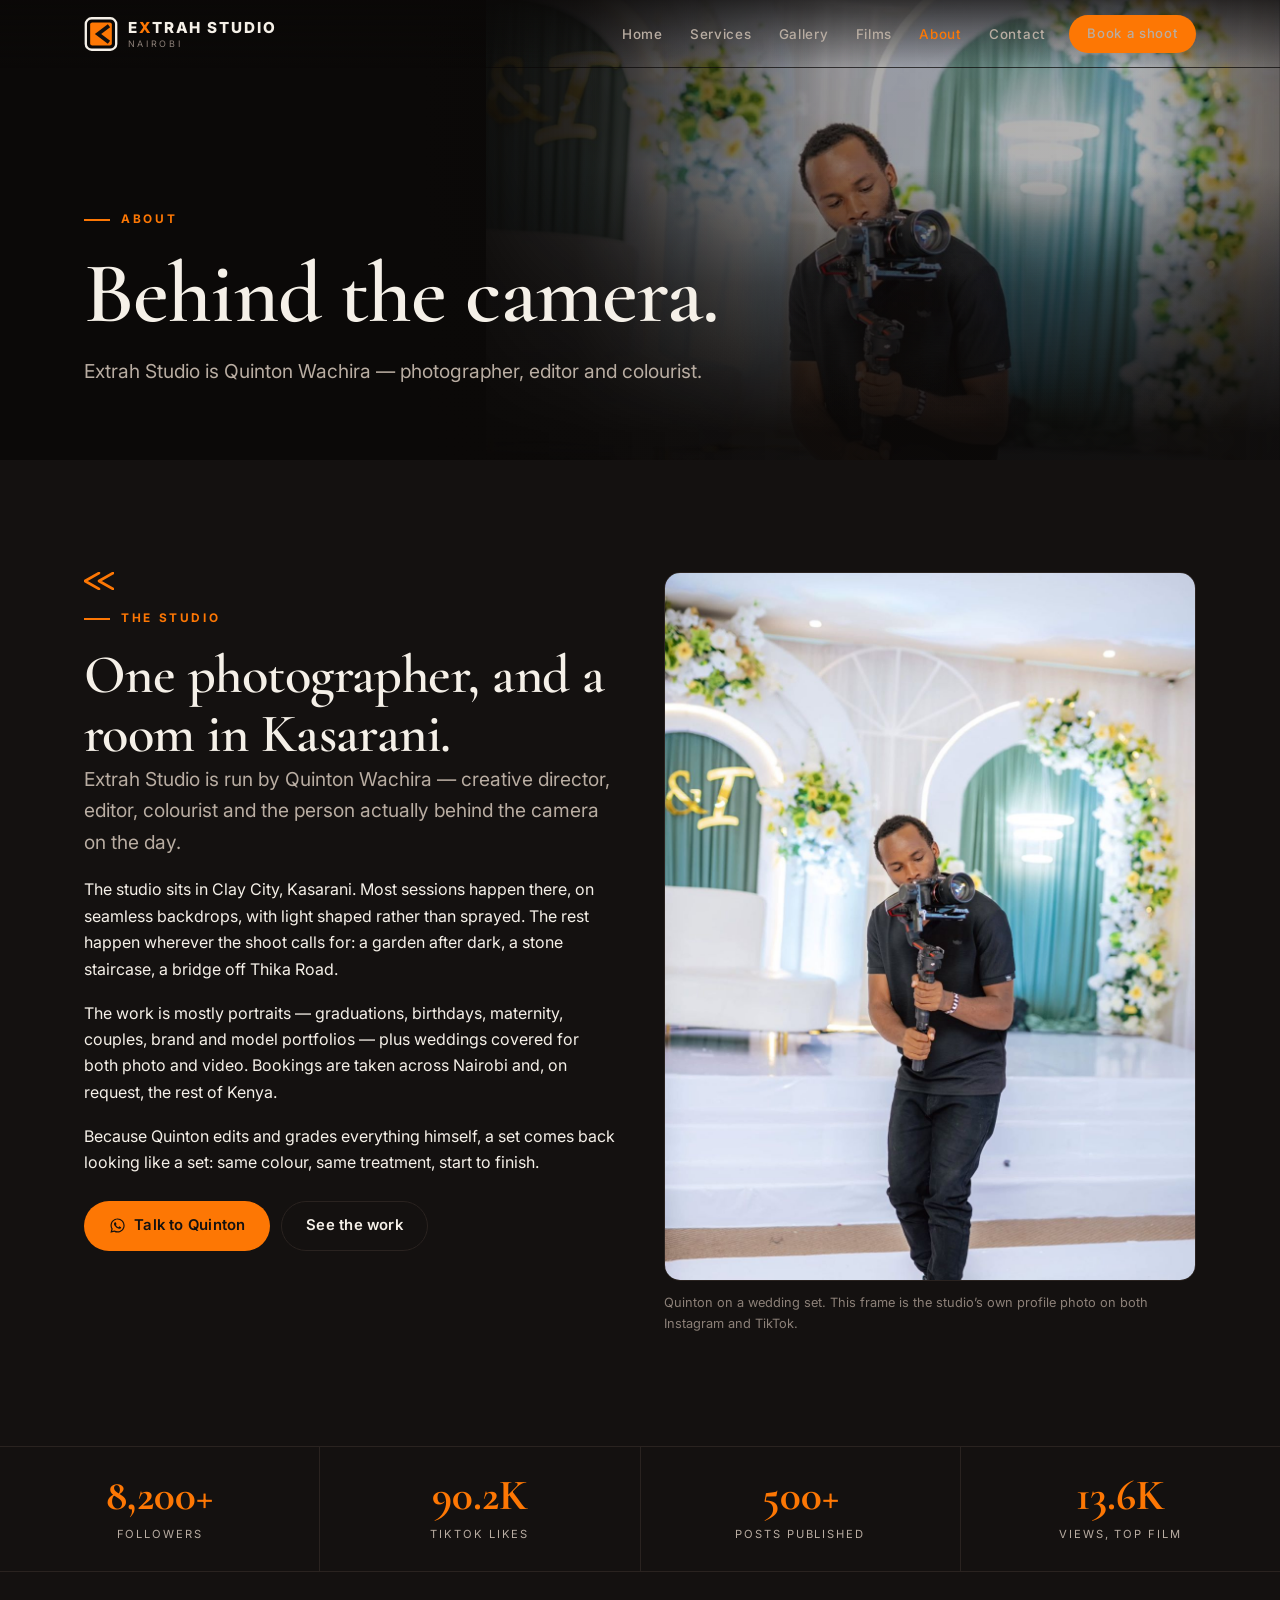
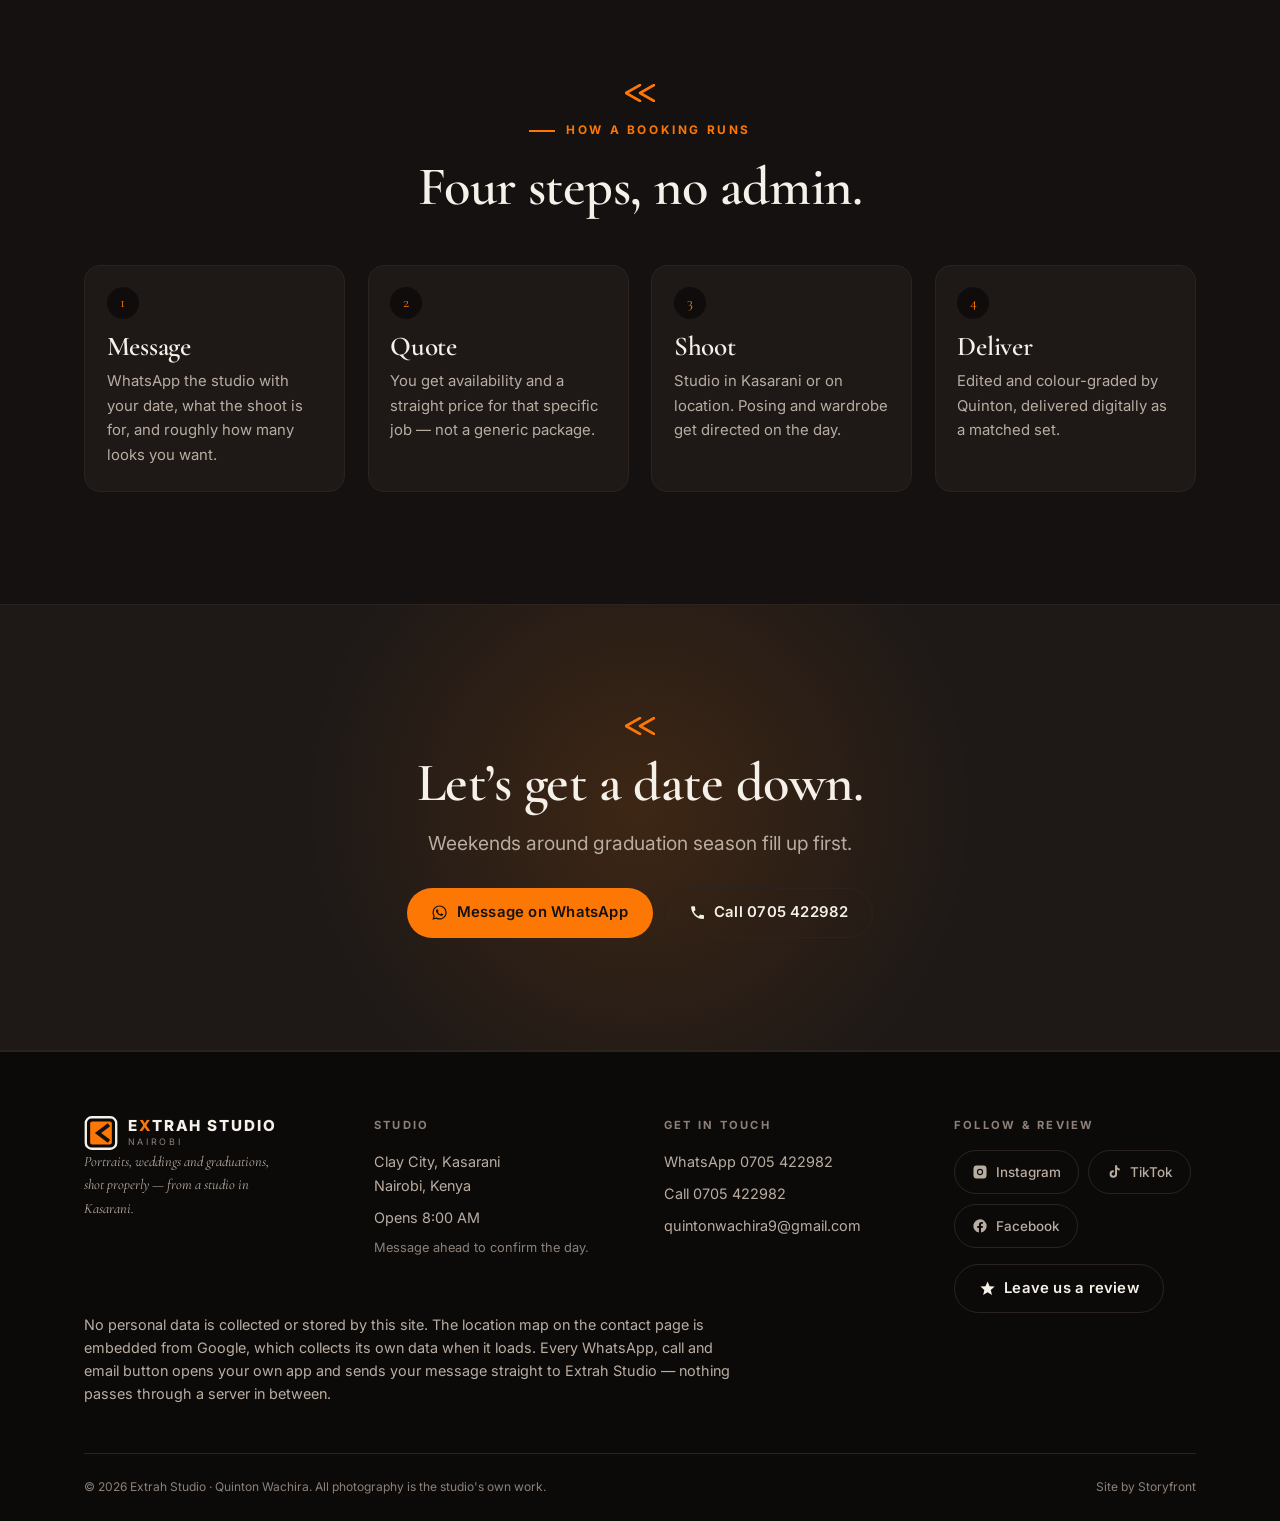
<file: about.html>
<!DOCTYPE html>
<html lang="en">
<head>
<meta charset="utf-8">
<meta name="viewport" content="width=device-width, initial-scale=1">
<title>About Quinton Wachira | Extrah Studio, Nairobi</title>
<meta name="description" content="Extrah Studio is run by photographer Quinton Wachira from a studio in Clay City, Kasarani, Nairobi. Portraits, weddings and graduations, shot, edited and graded in-house.">
<link rel="canonical" href="https://ignatius-kimeu.github.io/storyfront-extrah-studio/about.html">
<meta name="theme-color" content="#141110">
<meta name="robots" content="index, follow">
<meta name="geo.region" content="KE-30">
<meta name="geo.placename" content="Kasarani, Nairobi">

<meta property="og:type" content="website">
<meta property="og:site_name" content="Extrah Studio">
<meta property="og:title" content="About Quinton Wachira | Extrah Studio, Nairobi">
<meta property="og:description" content="Extrah Studio is run by photographer Quinton Wachira from a studio in Clay City, Kasarani, Nairobi. Portraits, weddings and graduations, shot, edited and graded in-house.">
<meta property="og:url" content="https://ignatius-kimeu.github.io/storyfront-extrah-studio/about.html">
<meta property="og:image" content="https://ignatius-kimeu.github.io/storyfront-extrah-studio/og-image.jpg">
<meta property="og:image:width" content="1200">
<meta property="og:image:height" content="630">
<meta property="og:image:alt" content="Extrah Studio — professional photography in Kasarani, Nairobi">
<meta property="og:locale" content="en_KE">
<meta name="twitter:card" content="summary_large_image">
<meta name="twitter:title" content="About Quinton Wachira | Extrah Studio, Nairobi">
<meta name="twitter:description" content="Extrah Studio is run by photographer Quinton Wachira from a studio in Clay City, Kasarani, Nairobi. Portraits, weddings and graduations, shot, edited and graded in-house.">
<meta name="twitter:image" content="https://ignatius-kimeu.github.io/storyfront-extrah-studio/og-image.jpg">

<link rel="icon" href="favicon.svg" type="image/svg+xml">
<link rel="apple-touch-icon" href="apple-touch-icon.png">
<link rel="preconnect" href="https://fonts.googleapis.com">
<link rel="preconnect" href="https://fonts.gstatic.com" crossorigin>
<link rel="stylesheet" href="https://fonts.googleapis.com/css2?family=Cormorant+Garamond:ital,wght@0,500;0,600;1,500&family=Inter:wght@400;500;600;700;800&display=swap">
<link rel="stylesheet" href="assets/site.css">
<link rel="preload" as="image" href="images/bts-quinton-gimbal.jpg" fetchpriority="high">
</head>
<body>
<div class="splash" aria-hidden="true"><div class="splash-in"><svg viewBox="0 0 64 64" fill="none" aria-hidden="true" focusable="false"><rect x="3.4" y="2.4" width="57.2" height="59.2" rx="11" stroke="currentColor" stroke-width="4.4"/><rect x="11.6" y="10.2" width="40.8" height="43.6" rx="4" fill="#FD7704"/><path d="M47 16.4 26.4 32 47 47.6" stroke="#141110" stroke-width="7.2" fill="none"/></svg><span class="wm">E<span class="x">X</span>TRAH STUDIO</span></div></div>
<a class="skip" href="#main">Skip to content</a>
<header class="hdr" data-top="true">
  <div class="wrap hdr-in">
    <a class="brand" href="index.html" aria-label="Extrah Studio — home">
      <svg viewBox="0 0 64 64" fill="none" aria-hidden="true" focusable="false"><rect x="3.4" y="2.4" width="57.2" height="59.2" rx="11" stroke="currentColor" stroke-width="4.4"/><rect x="11.6" y="10.2" width="40.8" height="43.6" rx="4" fill="#FD7704"/><path d="M47 16.4 26.4 32 47 47.6" stroke="#141110" stroke-width="7.2" fill="none"/></svg>
      <span class="brand-txt">
        <span class="brand-name">E<span class="x">X</span>TRAH STUDIO</span>
        <span class="brand-sub">Nairobi</span>
      </span>
    </a>
    <button class="burger" aria-expanded="false" aria-controls="nav" aria-label="Menu">
      <span></span><span></span><span></span>
    </button>
    <nav class="nav" id="nav" aria-label="Main">
        <a href="index.html">Home</a>
        <a href="services.html">Services</a>
        <a href="gallery.html">Gallery</a>
        <a href="films.html">Films</a>
        <a href="about.html" aria-current="page">About</a>
        <a href="contact.html">Contact</a>
        <a class="btn btn-solid" href="https://wa.me/254705422982?text=Hi%20Extrah%20Studio%2C%20I%27d%20like%20to%20book%20a%20shoot.%20Could%20you%20share%20your%20availability%20and%20a%20quote%3F">Book a shoot</a>
    </nav>
  </div>
</header>
<main id="main">
<section class="hero hero-sm" style="--pos:50% 40%;--pos-m:50% 34%">
  <div class="hero-media"><img src="images/bts-quinton-gimbal.jpg" alt="Quinton Wachira filming with a gimbal-mounted camera in front of a floral wedding backdrop" fetchpriority="high" decoding="async"></div>
  <div class="wrap hero-body">
    <p class="eyebrow">About</p>
    <h1><span class="ln"><span>Behind the camera.</span></span></h1>
    <p class="lede" style="margin-top:1rem">Extrah Studio is Quinton Wachira &mdash; photographer, editor and colourist.</p>
  </div>
</section>
<section class="pad">
  <div class="wrap">
    <div class="split">
      <div data-rv><svg class="chev" viewBox="0 0 30 18" fill="none" stroke="currentColor" stroke-width="2.6" stroke-linecap="round" stroke-linejoin="round" aria-hidden="true"><path d="M29 1 15 9l14 8M15 1 1 9l14 8"/></svg>
        <p class="eyebrow">The studio</p>
        <h2>One photographer, and a room in Kasarani.</h2>
        <p class="lede">Extrah Studio is run by Quinton Wachira &mdash; creative director, editor, colourist and the person actually behind the camera on the day.</p>
        <p>The studio sits in Clay City, Kasarani. Most sessions happen there, on seamless backdrops, with light shaped rather than sprayed. The rest happen wherever the shoot calls for: a garden after dark, a stone staircase, a bridge off Thika Road.</p>
        <p>The work is mostly portraits &mdash; graduations, birthdays, maternity, couples, brand and model portfolios &mdash; plus weddings covered for both photo and video. Bookings are taken across Nairobi and, on request, the rest of Kenya.</p>
        <p>Because Quinton edits and grades everything himself, a set comes back looking like a set: same colour, same treatment, start to finish.</p>
        <div class="btn-row" style="margin-top:1.6rem">
          <a class="btn btn-solid" href="https://wa.me/254705422982?text=Hi%20Quinton%2C%20I%20found%20Extrah%20Studio%20online.%20I%27d%20like%20to%20talk%20about%20a%20shoot."><svg viewBox="0 0 24 24" fill="currentColor" aria-hidden="true"><path d="M12.04 2C6.58 2 2.13 6.45 2.13 11.91c0 1.75.46 3.46 1.32 4.96L2 22l5.25-1.38a9.9 9.9 0 0 0 4.79 1.22h.01c5.46 0 9.9-4.45 9.9-9.91C21.95 6.45 17.5 2 12.04 2Zm0 18.15h-.01a8.2 8.2 0 0 1-4.19-1.15l-.3-.18-3.12.82.83-3.04-.2-.31a8.22 8.22 0 0 1-1.26-4.38c0-4.54 3.7-8.23 8.25-8.23a8.23 8.23 0 0 1 8.24 8.24c0 4.54-3.7 8.23-8.24 8.23Zm4.52-6.16c-.25-.12-1.47-.72-1.69-.81-.23-.08-.39-.12-.56.13-.16.24-.64.8-.78.97-.14.16-.29.18-.54.06-.25-.13-1.05-.39-1.99-1.23-.74-.66-1.23-1.47-1.38-1.72-.14-.25-.01-.38.11-.5.11-.11.25-.29.37-.44.13-.15.17-.25.25-.41.08-.17.04-.31-.02-.44-.06-.12-.56-1.34-.76-1.84-.2-.48-.4-.42-.56-.43h-.47c-.16 0-.43.06-.65.31-.22.25-.86.84-.86 2.05s.88 2.38 1 2.54c.13.17 1.73 2.64 4.2 3.7.59.26 1.04.41 1.4.52.59.19 1.12.16 1.55.1.47-.07 1.47-.6 1.67-1.18.21-.58.21-1.07.15-1.18-.06-.11-.22-.17-.47-.29Z"/></svg> Talk to Quinton</a>
          <a class="btn btn-ghost" href="gallery.html">See the work</a>
        </div>
      </div>
      <figure style="margin:0" data-rv data-rv-d="2">
        <img src="images/bts-quinton-gimbal.jpg" alt="Quinton Wachira filming with a gimbal-mounted camera in front of a floral wedding backdrop" loading="lazy" decoding="async" style="border-radius:16px;border:1px solid var(--char-3)">
        <figcaption style="font-size:.8rem;color:var(--bone-faint);margin-top:.7rem">Quinton on a wedding set. This frame is the studio&rsquo;s own profile photo on both Instagram and TikTok.</figcaption>
      </figure>
    </div>
  </div>
</section>
<section class="stats" aria-label="Extrah Studio by the numbers">
  <div class="stat"><b>8,200+</b><span>Followers</span></div>
  <div class="stat"><b>90.2K</b><span>TikTok likes</span></div>
  <div class="stat"><b>500+</b><span>Posts published</span></div>
  <div class="stat"><b>13.6K</b><span>Views, top film</span></div>
</section>

<section class="pad">
  <div class="wrap">
    <div class="sec-head center" data-rv><svg class="chev" viewBox="0 0 30 18" fill="none" stroke="currentColor" stroke-width="2.6" stroke-linecap="round" stroke-linejoin="round" aria-hidden="true"><path d="M29 1 15 9l14 8M15 1 1 9l14 8"/></svg>
      <p class="eyebrow center">How a booking runs</p>
      <h2>Four steps, no admin.</h2>
    </div>
    <div class="svc-grid">
      <article class="svc" data-rv data-rv-d="1"><div class="svc-body"><span class="svc-n" style="position:static;margin-bottom:.8rem">1</span><h3>Message</h3><p>WhatsApp the studio with your date, what the shoot is for, and roughly how many looks you want.</p></div></article>
      <article class="svc" data-rv data-rv-d="2"><div class="svc-body"><span class="svc-n" style="position:static;margin-bottom:.8rem">2</span><h3>Quote</h3><p>You get availability and a straight price for that specific job &mdash; not a generic package.</p></div></article>
      <article class="svc" data-rv data-rv-d="3"><div class="svc-body"><span class="svc-n" style="position:static;margin-bottom:.8rem">3</span><h3>Shoot</h3><p>Studio in Kasarani or on location. Posing and wardrobe get directed on the day.</p></div></article>
      <article class="svc" data-rv data-rv-d="4"><div class="svc-body"><span class="svc-n" style="position:static;margin-bottom:.8rem">4</span><h3>Deliver</h3><p>Edited and colour-graded by Quinton, delivered digitally as a matched set.</p></div></article>
    </div>
  </div>
</section>
<section class="pad cta-band">
  <span class="cta-glow" aria-hidden="true"></span>
  <div class="wrap">
    <div data-rv><svg class="chev" style="margin-inline:auto" viewBox="0 0 30 18" fill="none" stroke="currentColor" stroke-width="2.6" stroke-linecap="round" stroke-linejoin="round" aria-hidden="true"><path d="M29 1 15 9l14 8M15 1 1 9l14 8"/></svg><h2>Let&rsquo;s get a date down.</h2>
    <p class="lede">Weekends around graduation season fill up first.</p>
    <div class="btn-row center">
      <a class="btn btn-solid" href="https://wa.me/254705422982?text=Hi%20Extrah%20Studio%2C%20I%27d%20like%20to%20book%20a%20shoot.%20Could%20you%20share%20your%20availability%20and%20a%20quote%3F"><svg viewBox="0 0 24 24" fill="currentColor" aria-hidden="true"><path d="M12.04 2C6.58 2 2.13 6.45 2.13 11.91c0 1.75.46 3.46 1.32 4.96L2 22l5.25-1.38a9.9 9.9 0 0 0 4.79 1.22h.01c5.46 0 9.9-4.45 9.9-9.91C21.95 6.45 17.5 2 12.04 2Zm0 18.15h-.01a8.2 8.2 0 0 1-4.19-1.15l-.3-.18-3.12.82.83-3.04-.2-.31a8.22 8.22 0 0 1-1.26-4.38c0-4.54 3.7-8.23 8.25-8.23a8.23 8.23 0 0 1 8.24 8.24c0 4.54-3.7 8.23-8.24 8.23Zm4.52-6.16c-.25-.12-1.47-.72-1.69-.81-.23-.08-.39-.12-.56.13-.16.24-.64.8-.78.97-.14.16-.29.18-.54.06-.25-.13-1.05-.39-1.99-1.23-.74-.66-1.23-1.47-1.38-1.72-.14-.25-.01-.38.11-.5.11-.11.25-.29.37-.44.13-.15.17-.25.25-.41.08-.17.04-.31-.02-.44-.06-.12-.56-1.34-.76-1.84-.2-.48-.4-.42-.56-.43h-.47c-.16 0-.43.06-.65.31-.22.25-.86.84-.86 2.05s.88 2.38 1 2.54c.13.17 1.73 2.64 4.2 3.7.59.26 1.04.41 1.4.52.59.19 1.12.16 1.55.1.47-.07 1.47-.6 1.67-1.18.21-.58.21-1.07.15-1.18-.06-.11-.22-.17-.47-.29Z"/></svg> Message on WhatsApp</a>
      <a class="btn btn-ghost" href="tel:+254705422982"><svg viewBox="0 0 24 24" fill="currentColor" aria-hidden="true"><path d="M6.6 10.8a15.1 15.1 0 0 0 6.6 6.6l2.2-2.2c.3-.3.7-.4 1-.2 1.1.4 2.3.6 3.6.6.6 0 1 .4 1 1V20c0 .6-.4 1-1 1A17 17 0 0 1 3 4c0-.6.4-1 1-1h3.4c.6 0 1 .4 1 1 0 1.2.2 2.4.6 3.6.1.3 0 .7-.2 1l-2.2 2.2Z"/></svg> Call 0705 422982</a>
    </div></div>
  </div>
</section>
</main>
<footer class="ftr">
  <div class="wrap">
    <div class="ftr-top">
      <div>
        <a class="brand" href="index.html" aria-label="Extrah Studio — home">
          <svg viewBox="0 0 64 64" fill="none" aria-hidden="true" focusable="false"><rect x="3.4" y="2.4" width="57.2" height="59.2" rx="11" stroke="currentColor" stroke-width="4.4"/><rect x="11.6" y="10.2" width="40.8" height="43.6" rx="4" fill="#FD7704"/><path d="M47 16.4 26.4 32 47 47.6" stroke="#141110" stroke-width="7.2" fill="none"/></svg>
          <span class="brand-txt">
            <span class="brand-name">E<span class="x">X</span>TRAH STUDIO</span>
            <span class="brand-sub">Nairobi</span>
          </span>
        </a>
        <p class="ftr-tag">Portraits, weddings and graduations, shot properly &mdash; from a studio in Kasarani.</p>
      </div>
      <div>
        <h4>Studio</h4>
        <p class="v">Clay City, Kasarani<br>Nairobi, Kenya</p>
        <!-- Google lists the address as just "Nairobi" and drops the pin near Clay City / Clay Eden
             Estate. Worth getting the street + building added to the Business Profile. -->
        <p class="v">Opens 8:00&nbsp;AM</p>
        <p class="v" style="font-size:.8rem;color:var(--bone-faint)">Message ahead to confirm the day.</p>
      </div>
      <div>
        <h4>Get in touch</h4>
        <p><a class="v" href="https://wa.me/254705422982">WhatsApp 0705 422982</a></p>
        <p><a class="v" href="tel:+254705422982">Call 0705 422982</a></p>
        <p><a class="v" href="mailto:quintonwachira9@gmail.com">quintonwachira9@gmail.com</a></p>
      </div>
      <div>
        <h4>Follow &amp; review</h4>
        <div class="socials" style="margin-bottom:1rem">
          <a class="social" href="https://www.instagram.com/extrah_studio/" target="_blank" rel="noopener"><svg viewBox="0 0 24 24" fill="currentColor" aria-hidden="true"><path d="M12 2.2c3.2 0 3.6 0 4.9.07 1.2.05 1.8.25 2.2.42.6.2 1 .46 1.4.87.4.4.67.8.87 1.4.17.4.37 1 .42 2.2.06 1.3.07 1.7.07 4.9s0 3.6-.07 4.9c-.05 1.2-.25 1.8-.42 2.2-.2.6-.46 1-.87 1.4-.4.4-.8.67-1.4.87-.4.17-1 .37-2.2.42-1.3.06-1.7.07-4.9.07s-3.6 0-4.9-.07c-1.2-.05-1.8-.25-2.2-.42-.6-.2-1-.46-1.4-.87-.4-.4-.67-.8-.87-1.4-.17-.4-.37-1-.42-2.2C2.2 15.6 2.2 15.2 2.2 12s0-3.6.07-4.9c.05-1.2.25-1.8.42-2.2.2-.6.46-1 .87-1.4.4-.4.8-.67 1.4-.87.4-.17 1-.37 2.2-.42C8.4 2.2 8.8 2.2 12 2.2Zm0 5.1A4.7 4.7 0 1 0 12 16.7 4.7 4.7 0 0 0 12 7.3Zm0 7.75A3.05 3.05 0 1 1 12 8.95a3.05 3.05 0 0 1 0 6.1Zm5.99-7.94a1.1 1.1 0 1 1-2.2 0 1.1 1.1 0 0 1 2.2 0Z"/></svg> Instagram</a>
          <a class="social" href="https://www.tiktok.com/@extrahstudio" target="_blank" rel="noopener"><svg viewBox="0 0 24 24" fill="currentColor" aria-hidden="true"><path d="M16.6 2h-3v13.1a2.6 2.6 0 1 1-2.6-2.6c.3 0 .5 0 .7.1V9.5a5.9 5.9 0 0 0-.7 0 5.6 5.6 0 1 0 5.6 5.6V8.4a6.8 6.8 0 0 0 4 1.3V6.6a3.9 3.9 0 0 1-4-3.9V2Z"/></svg> TikTok</a>
          <a class="social" href="https://www.facebook.com/p/Extrah-studio-photography-100063915248791/" target="_blank" rel="noopener"><svg viewBox="0 0 24 24" fill="currentColor" aria-hidden="true"><path d="M22 12a10 10 0 1 0-11.6 9.9v-7H7.9V12h2.5V9.8c0-2.5 1.5-3.9 3.8-3.9 1.1 0 2.2.2 2.2.2v2.5h-1.3c-1.2 0-1.6.8-1.6 1.6V12h2.8l-.4 2.9h-2.4v7A10 10 0 0 0 22 12Z"/></svg> Facebook</a>
        </div>
        <a class="btn btn-ghost" href="https://www.google.com/maps/search/?api=1&query=Extrah+studio+Clay+City+Kasarani+Nairobi" target="_blank" rel="noopener"><svg viewBox="0 0 24 24" fill="currentColor" aria-hidden="true"><path d="m12 17.3-6.2 3.7 1.7-7L2 9.2l7.1-.6L12 2l2.9 6.6 7.1.6-5.5 4.8 1.7 7z"/></svg> Leave us a review</a>
      </div>
    </div>
    <p class="privacy">No personal data is collected or stored by this site. The location map on the contact page is embedded from Google, which collects its own data when it loads. Every WhatsApp, call and email button opens your own app and sends your message straight to Extrah Studio &mdash; nothing passes through a server in between.</p>
    <div class="ftr-bottom">
      <small>&copy; <span data-year>2026</span> Extrah Studio &middot; Quinton Wachira. All photography is the studio's own work.</small>
      <small>Site by Storyfront</small>
    </div>
  </div>
</footer>

<a class="wa-float" href="https://wa.me/254705422982?text=Hi%20Extrah%20Studio%2C%20I%27d%20like%20to%20book%20a%20shoot.%20Could%20you%20share%20your%20availability%20and%20a%20quote%3F" aria-label="Message Extrah Studio on WhatsApp"><svg viewBox="0 0 24 24" fill="currentColor" aria-hidden="true"><path d="M12.04 2C6.58 2 2.13 6.45 2.13 11.91c0 1.75.46 3.46 1.32 4.96L2 22l5.25-1.38a9.9 9.9 0 0 0 4.79 1.22h.01c5.46 0 9.9-4.45 9.9-9.91C21.95 6.45 17.5 2 12.04 2Zm0 18.15h-.01a8.2 8.2 0 0 1-4.19-1.15l-.3-.18-3.12.82.83-3.04-.2-.31a8.22 8.22 0 0 1-1.26-4.38c0-4.54 3.7-8.23 8.25-8.23a8.23 8.23 0 0 1 8.24 8.24c0 4.54-3.7 8.23-8.24 8.23Zm4.52-6.16c-.25-.12-1.47-.72-1.69-.81-.23-.08-.39-.12-.56.13-.16.24-.64.8-.78.97-.14.16-.29.18-.54.06-.25-.13-1.05-.39-1.99-1.23-.74-.66-1.23-1.47-1.38-1.72-.14-.25-.01-.38.11-.5.11-.11.25-.29.37-.44.13-.15.17-.25.25-.41.08-.17.04-.31-.02-.44-.06-.12-.56-1.34-.76-1.84-.2-.48-.4-.42-.56-.43h-.47c-.16 0-.43.06-.65.31-.22.25-.86.84-.86 2.05s.88 2.38 1 2.54c.13.17 1.73 2.64 4.2 3.7.59.26 1.04.41 1.4.52.59.19 1.12.16 1.55.1.47-.07 1.47-.6 1.67-1.18.21-.58.21-1.07.15-1.18-.06-.11-.22-.17-.47-.29Z"/></svg><span class="lbl">WhatsApp us</span></a>
<script src="assets/site.js" defer></script>
</body>
</html>
</file>
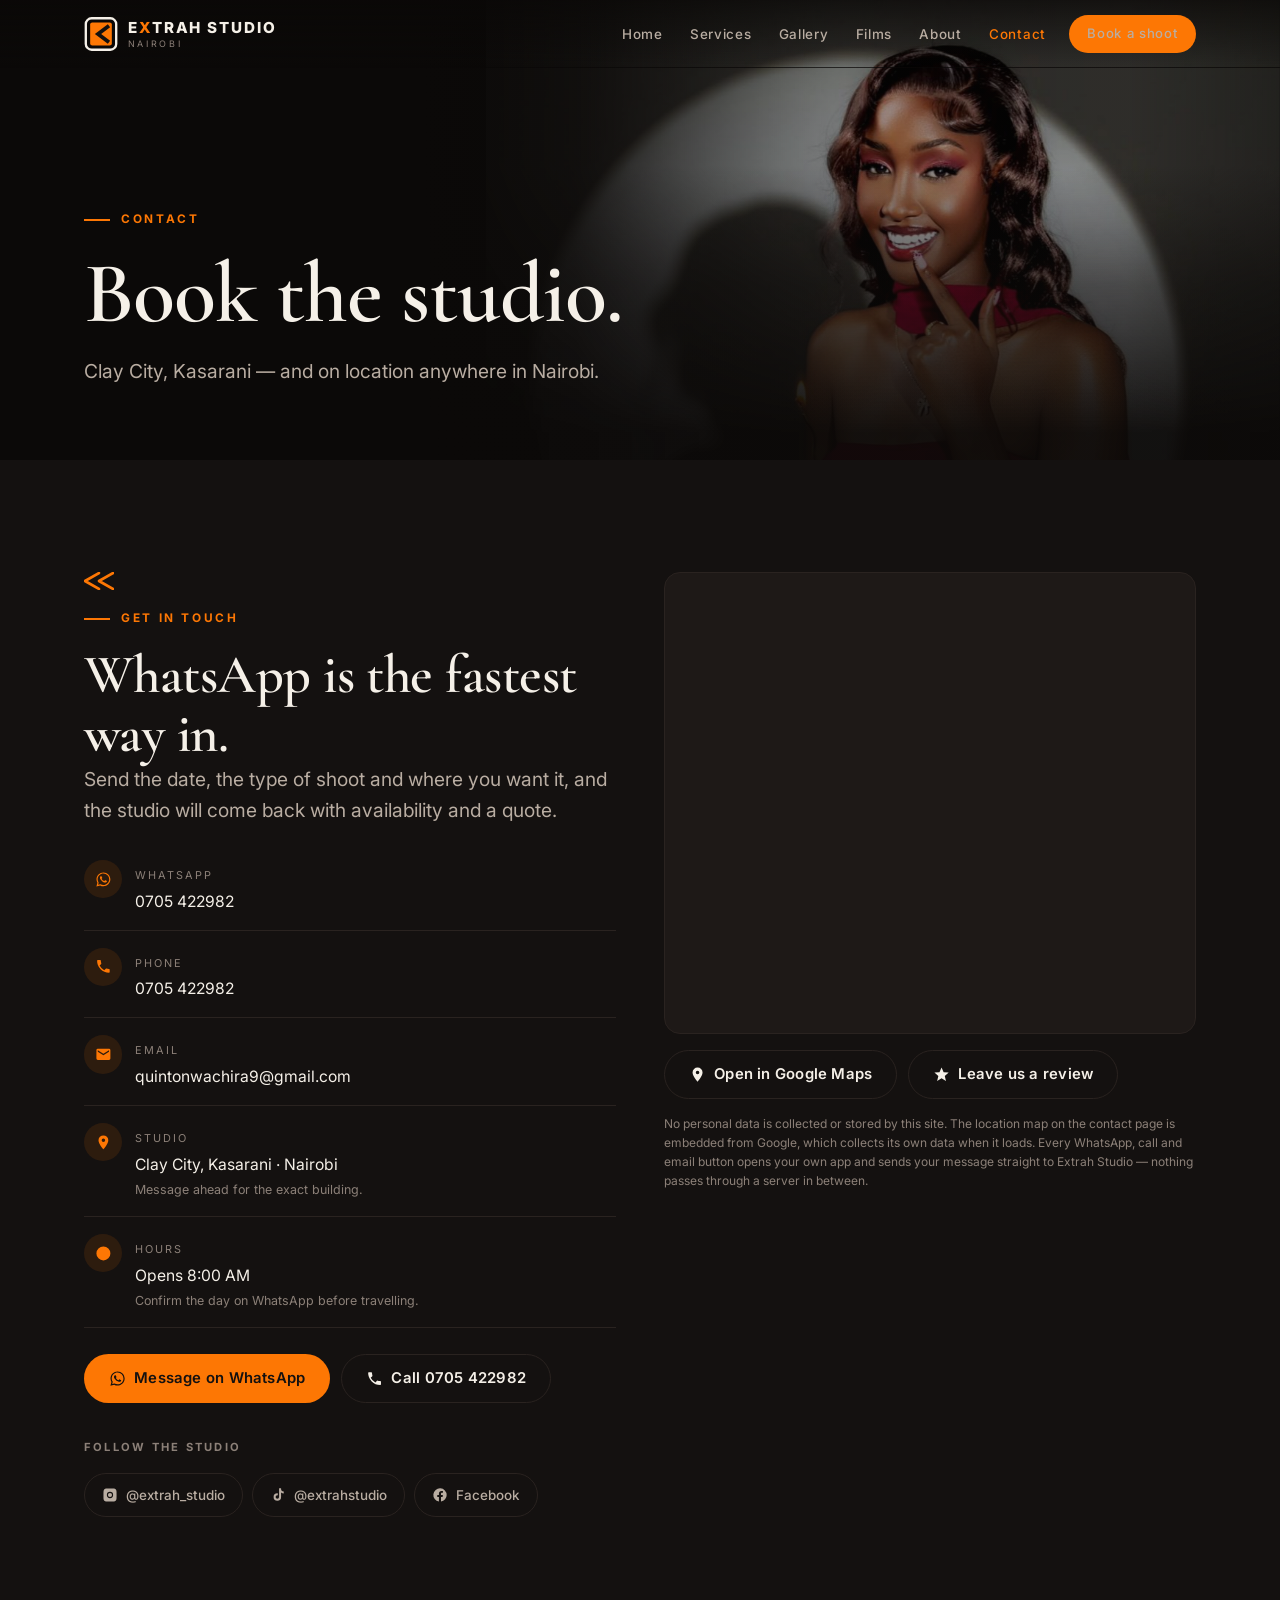
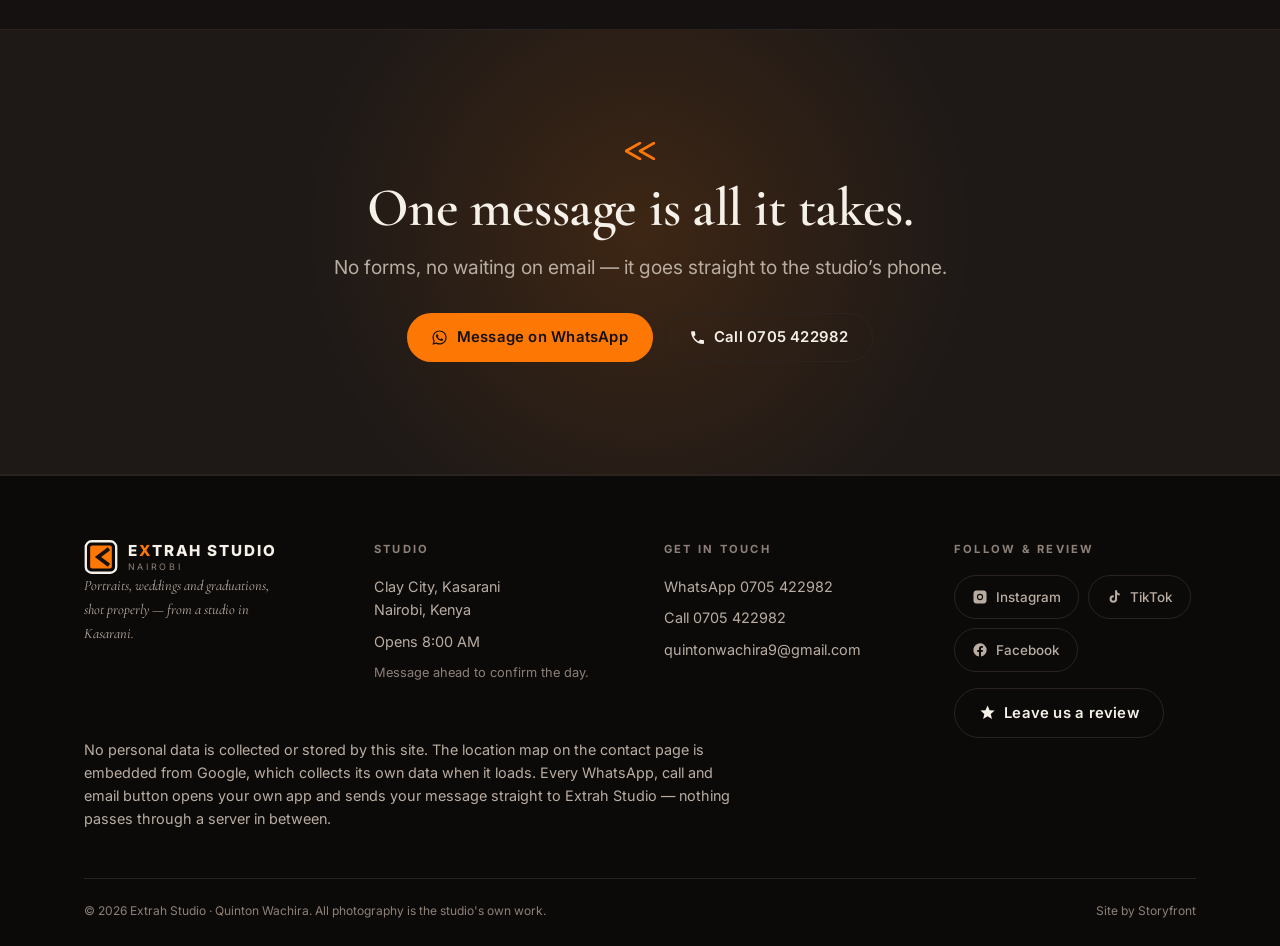
<file: contact.html>
<!DOCTYPE html>
<html lang="en">
<head>
<meta charset="utf-8">
<meta name="viewport" content="width=device-width, initial-scale=1">
<title>Contact & Location | Extrah Studio, Kasarani Nairobi</title>
<meta name="description" content="Book Extrah Studio in Clay City, Kasarani, Nairobi. WhatsApp or call 0705 422982, email quintonwachira9@gmail.com, or find the studio on the map. Opens 8:00 AM.">
<link rel="canonical" href="https://ignatius-kimeu.github.io/storyfront-extrah-studio/contact.html">
<meta name="theme-color" content="#141110">
<meta name="robots" content="index, follow">
<meta name="geo.region" content="KE-30">
<meta name="geo.placename" content="Kasarani, Nairobi">

<meta property="og:type" content="website">
<meta property="og:site_name" content="Extrah Studio">
<meta property="og:title" content="Contact & Location | Extrah Studio, Kasarani Nairobi">
<meta property="og:description" content="Book Extrah Studio in Clay City, Kasarani, Nairobi. WhatsApp or call 0705 422982, email quintonwachira9@gmail.com, or find the studio on the map. Opens 8:00 AM.">
<meta property="og:url" content="https://ignatius-kimeu.github.io/storyfront-extrah-studio/contact.html">
<meta property="og:image" content="https://ignatius-kimeu.github.io/storyfront-extrah-studio/og-image.jpg">
<meta property="og:image:width" content="1200">
<meta property="og:image:height" content="630">
<meta property="og:image:alt" content="Extrah Studio — professional photography in Kasarani, Nairobi">
<meta property="og:locale" content="en_KE">
<meta name="twitter:card" content="summary_large_image">
<meta name="twitter:title" content="Contact & Location | Extrah Studio, Kasarani Nairobi">
<meta name="twitter:description" content="Book Extrah Studio in Clay City, Kasarani, Nairobi. WhatsApp or call 0705 422982, email quintonwachira9@gmail.com, or find the studio on the map. Opens 8:00 AM.">
<meta name="twitter:image" content="https://ignatius-kimeu.github.io/storyfront-extrah-studio/og-image.jpg">

<link rel="icon" href="favicon.svg" type="image/svg+xml">
<link rel="apple-touch-icon" href="apple-touch-icon.png">
<link rel="preconnect" href="https://fonts.googleapis.com">
<link rel="preconnect" href="https://fonts.gstatic.com" crossorigin>
<link rel="stylesheet" href="https://fonts.googleapis.com/css2?family=Cormorant+Garamond:ital,wght@0,500;0,600;1,500&family=Inter:wght@400;500;600;700;800&display=swap">
<link rel="stylesheet" href="assets/site.css">
<link rel="preload" as="image" href="images/birthday-cake-crescent.jpg" fetchpriority="high">
</head>
<body>
<div class="splash" aria-hidden="true"><div class="splash-in"><svg viewBox="0 0 64 64" fill="none" aria-hidden="true" focusable="false"><rect x="3.4" y="2.4" width="57.2" height="59.2" rx="11" stroke="currentColor" stroke-width="4.4"/><rect x="11.6" y="10.2" width="40.8" height="43.6" rx="4" fill="#FD7704"/><path d="M47 16.4 26.4 32 47 47.6" stroke="#141110" stroke-width="7.2" fill="none"/></svg><span class="wm">E<span class="x">X</span>TRAH STUDIO</span></div></div>
<a class="skip" href="#main">Skip to content</a>
<header class="hdr" data-top="true">
  <div class="wrap hdr-in">
    <a class="brand" href="index.html" aria-label="Extrah Studio — home">
      <svg viewBox="0 0 64 64" fill="none" aria-hidden="true" focusable="false"><rect x="3.4" y="2.4" width="57.2" height="59.2" rx="11" stroke="currentColor" stroke-width="4.4"/><rect x="11.6" y="10.2" width="40.8" height="43.6" rx="4" fill="#FD7704"/><path d="M47 16.4 26.4 32 47 47.6" stroke="#141110" stroke-width="7.2" fill="none"/></svg>
      <span class="brand-txt">
        <span class="brand-name">E<span class="x">X</span>TRAH STUDIO</span>
        <span class="brand-sub">Nairobi</span>
      </span>
    </a>
    <button class="burger" aria-expanded="false" aria-controls="nav" aria-label="Menu">
      <span></span><span></span><span></span>
    </button>
    <nav class="nav" id="nav" aria-label="Main">
        <a href="index.html">Home</a>
        <a href="services.html">Services</a>
        <a href="gallery.html">Gallery</a>
        <a href="films.html">Films</a>
        <a href="about.html">About</a>
        <a href="contact.html" aria-current="page">Contact</a>
        <a class="btn btn-solid" href="https://wa.me/254705422982?text=Hi%20Extrah%20Studio%2C%20I%27d%20like%20to%20book%20a%20shoot.%20Could%20you%20share%20your%20availability%20and%20a%20quote%3F">Book a shoot</a>
    </nav>
  </div>
</header>
<main id="main">
<section class="hero hero-sm" style="--pos:50% 50%;--pos-m:50% 22%">
  <div class="hero-media"><img src="images/birthday-cake-crescent.jpg" alt="Woman in a red dress holding a small cake in front of a crescent-shaped light on the backdrop" fetchpriority="high" decoding="async"></div>
  <div class="wrap hero-body">
    <p class="eyebrow">Contact</p>
    <h1><span class="ln"><span>Book the studio.</span></span></h1>
    <p class="lede" style="margin-top:1rem">Clay City, Kasarani &mdash; and on location anywhere in Nairobi.</p>
  </div>
</section>
<section class="pad">
  <div class="wrap">
    <div class="split">
      <div data-rv><svg class="chev" viewBox="0 0 30 18" fill="none" stroke="currentColor" stroke-width="2.6" stroke-linecap="round" stroke-linejoin="round" aria-hidden="true"><path d="M29 1 15 9l14 8M15 1 1 9l14 8"/></svg>
        <p class="eyebrow">Get in touch</p>
        <h2>WhatsApp is the fastest way in.</h2>
        <p class="lede">Send the date, the type of shoot and where you want it, and the studio will come back with availability and a quote.</p>
        <ul class="info">
          <li><span class="ic"><svg viewBox="0 0 24 24" fill="currentColor" aria-hidden="true"><path d="M12.04 2C6.58 2 2.13 6.45 2.13 11.91c0 1.75.46 3.46 1.32 4.96L2 22l5.25-1.38a9.9 9.9 0 0 0 4.79 1.22h.01c5.46 0 9.9-4.45 9.9-9.91C21.95 6.45 17.5 2 12.04 2Zm0 18.15h-.01a8.2 8.2 0 0 1-4.19-1.15l-.3-.18-3.12.82.83-3.04-.2-.31a8.22 8.22 0 0 1-1.26-4.38c0-4.54 3.7-8.23 8.25-8.23a8.23 8.23 0 0 1 8.24 8.24c0 4.54-3.7 8.23-8.24 8.23Zm4.52-6.16c-.25-.12-1.47-.72-1.69-.81-.23-.08-.39-.12-.56.13-.16.24-.64.8-.78.97-.14.16-.29.18-.54.06-.25-.13-1.05-.39-1.99-1.23-.74-.66-1.23-1.47-1.38-1.72-.14-.25-.01-.38.11-.5.11-.11.25-.29.37-.44.13-.15.17-.25.25-.41.08-.17.04-.31-.02-.44-.06-.12-.56-1.34-.76-1.84-.2-.48-.4-.42-.56-.43h-.47c-.16 0-.43.06-.65.31-.22.25-.86.84-.86 2.05s.88 2.38 1 2.54c.13.17 1.73 2.64 4.2 3.7.59.26 1.04.41 1.4.52.59.19 1.12.16 1.55.1.47-.07 1.47-.6 1.67-1.18.21-.58.21-1.07.15-1.18-.06-.11-.22-.17-.47-.29Z"/></svg></span><span><span class="k">WhatsApp</span><a class="v" href="https://wa.me/254705422982?text=Hi%20Extrah%20Studio%2C%20I%27d%20like%20to%20book%20a%20shoot.%20Could%20you%20share%20your%20availability%20and%20a%20quote%3F">0705 422982</a></span></li>
          <li><span class="ic"><svg viewBox="0 0 24 24" fill="currentColor" aria-hidden="true"><path d="M6.6 10.8a15.1 15.1 0 0 0 6.6 6.6l2.2-2.2c.3-.3.7-.4 1-.2 1.1.4 2.3.6 3.6.6.6 0 1 .4 1 1V20c0 .6-.4 1-1 1A17 17 0 0 1 3 4c0-.6.4-1 1-1h3.4c.6 0 1 .4 1 1 0 1.2.2 2.4.6 3.6.1.3 0 .7-.2 1l-2.2 2.2Z"/></svg></span><span><span class="k">Phone</span><a class="v" href="tel:+254705422982">0705 422982</a></span></li>
          <li><span class="ic"><svg viewBox="0 0 24 24" fill="currentColor" aria-hidden="true"><path d="M20 4H4a2 2 0 0 0-2 2v12a2 2 0 0 0 2 2h16a2 2 0 0 0 2-2V6a2 2 0 0 0-2-2Zm0 4.2-8 5-8-5V6l8 5 8-5v2.2Z"/></svg></span><span><span class="k">Email</span><a class="v" href="mailto:quintonwachira9@gmail.com">quintonwachira9@gmail.com</a></span></li>
          <li><span class="ic"><svg viewBox="0 0 24 24" fill="currentColor" aria-hidden="true"><path d="M12 2a7 7 0 0 0-7 7c0 5.2 7 13 7 13s7-7.8 7-13a7 7 0 0 0-7-7Zm0 9.5A2.5 2.5 0 1 1 12 6.5a2.5 2.5 0 0 1 0 5Z"/></svg></span><span><span class="k">Studio</span><a class="v" href="https://www.google.com/maps/search/?api=1&query=Extrah+studio+Clay+City+Kasarani+Nairobi" target="_blank" rel="noopener">Clay City, Kasarani &middot; Nairobi</a><small>Message ahead for the exact building.</small></span></li>
          <!-- Google's own listing only fills in "Nairobi" for the address and pins near Clay City /
               Clay Eden Estate. Worth adding the street + building to the Business Profile. -->
          <li><span class="ic"><svg viewBox="0 0 24 24" fill="currentColor" aria-hidden="true"><path d="M12 2a10 10 0 1 0 0 20 10 10 0 0 0 0-20Zm1 10.6V6h-2v7.4l5.3 3.1 1-1.7-4.3-2.2Z"/></svg></span><span><span class="k">Hours</span><span class="v">Opens 8:00&nbsp;AM</span><small>Confirm the day on WhatsApp before travelling.</small></span></li>
          <!-- Only the opening time was published on the Google listing; the full weekly hours
               weren't shown, so they're deliberately not invented here. -->
        </ul>
        <div class="btn-row">
          <a class="btn btn-solid" href="https://wa.me/254705422982?text=Hi%20Extrah%20Studio%2C%20I%27d%20like%20to%20book%20a%20shoot.%20Could%20you%20share%20your%20availability%20and%20a%20quote%3F"><svg viewBox="0 0 24 24" fill="currentColor" aria-hidden="true"><path d="M12.04 2C6.58 2 2.13 6.45 2.13 11.91c0 1.75.46 3.46 1.32 4.96L2 22l5.25-1.38a9.9 9.9 0 0 0 4.79 1.22h.01c5.46 0 9.9-4.45 9.9-9.91C21.95 6.45 17.5 2 12.04 2Zm0 18.15h-.01a8.2 8.2 0 0 1-4.19-1.15l-.3-.18-3.12.82.83-3.04-.2-.31a8.22 8.22 0 0 1-1.26-4.38c0-4.54 3.7-8.23 8.25-8.23a8.23 8.23 0 0 1 8.24 8.24c0 4.54-3.7 8.23-8.24 8.23Zm4.52-6.16c-.25-.12-1.47-.72-1.69-.81-.23-.08-.39-.12-.56.13-.16.24-.64.8-.78.97-.14.16-.29.18-.54.06-.25-.13-1.05-.39-1.99-1.23-.74-.66-1.23-1.47-1.38-1.72-.14-.25-.01-.38.11-.5.11-.11.25-.29.37-.44.13-.15.17-.25.25-.41.08-.17.04-.31-.02-.44-.06-.12-.56-1.34-.76-1.84-.2-.48-.4-.42-.56-.43h-.47c-.16 0-.43.06-.65.31-.22.25-.86.84-.86 2.05s.88 2.38 1 2.54c.13.17 1.73 2.64 4.2 3.7.59.26 1.04.41 1.4.52.59.19 1.12.16 1.55.1.47-.07 1.47-.6 1.67-1.18.21-.58.21-1.07.15-1.18-.06-.11-.22-.17-.47-.29Z"/></svg> Message on WhatsApp</a>
          <a class="btn btn-ghost" href="tel:+254705422982"><svg viewBox="0 0 24 24" fill="currentColor" aria-hidden="true"><path d="M6.6 10.8a15.1 15.1 0 0 0 6.6 6.6l2.2-2.2c.3-.3.7-.4 1-.2 1.1.4 2.3.6 3.6.6.6 0 1 .4 1 1V20c0 .6-.4 1-1 1A17 17 0 0 1 3 4c0-.6.4-1 1-1h3.4c.6 0 1 .4 1 1 0 1.2.2 2.4.6 3.6.1.3 0 .7-.2 1l-2.2 2.2Z"/></svg> Call 0705 422982</a>
        </div>
        <h4 style="font-family:var(--f-body);font-size:.7rem;letter-spacing:.2em;text-transform:uppercase;color:var(--bone-faint);margin:2.2rem 0 1rem">Follow the studio</h4>
        <div class="socials">
          <a class="social" href="https://www.instagram.com/extrah_studio/" target="_blank" rel="noopener"><svg viewBox="0 0 24 24" fill="currentColor" aria-hidden="true"><path d="M12 2.2c3.2 0 3.6 0 4.9.07 1.2.05 1.8.25 2.2.42.6.2 1 .46 1.4.87.4.4.67.8.87 1.4.17.4.37 1 .42 2.2.06 1.3.07 1.7.07 4.9s0 3.6-.07 4.9c-.05 1.2-.25 1.8-.42 2.2-.2.6-.46 1-.87 1.4-.4.4-.8.67-1.4.87-.4.17-1 .37-2.2.42-1.3.06-1.7.07-4.9.07s-3.6 0-4.9-.07c-1.2-.05-1.8-.25-2.2-.42-.6-.2-1-.46-1.4-.87-.4-.4-.67-.8-.87-1.4-.17-.4-.37-1-.42-2.2C2.2 15.6 2.2 15.2 2.2 12s0-3.6.07-4.9c.05-1.2.25-1.8.42-2.2.2-.6.46-1 .87-1.4.4-.4.8-.67 1.4-.87.4-.17 1-.37 2.2-.42C8.4 2.2 8.8 2.2 12 2.2Zm0 5.1A4.7 4.7 0 1 0 12 16.7 4.7 4.7 0 0 0 12 7.3Zm0 7.75A3.05 3.05 0 1 1 12 8.95a3.05 3.05 0 0 1 0 6.1Zm5.99-7.94a1.1 1.1 0 1 1-2.2 0 1.1 1.1 0 0 1 2.2 0Z"/></svg> @extrah_studio</a>
          <a class="social" href="https://www.tiktok.com/@extrahstudio" target="_blank" rel="noopener"><svg viewBox="0 0 24 24" fill="currentColor" aria-hidden="true"><path d="M16.6 2h-3v13.1a2.6 2.6 0 1 1-2.6-2.6c.3 0 .5 0 .7.1V9.5a5.9 5.9 0 0 0-.7 0 5.6 5.6 0 1 0 5.6 5.6V8.4a6.8 6.8 0 0 0 4 1.3V6.6a3.9 3.9 0 0 1-4-3.9V2Z"/></svg> @extrahstudio</a>
          <a class="social" href="https://www.facebook.com/p/Extrah-studio-photography-100063915248791/" target="_blank" rel="noopener"><svg viewBox="0 0 24 24" fill="currentColor" aria-hidden="true"><path d="M22 12a10 10 0 1 0-11.6 9.9v-7H7.9V12h2.5V9.8c0-2.5 1.5-3.9 3.8-3.9 1.1 0 2.2.2 2.2.2v2.5h-1.3c-1.2 0-1.6.8-1.6 1.6V12h2.8l-.4 2.9h-2.4v7A10 10 0 0 0 22 12Z"/></svg> Facebook</a>
        </div>
      </div>

      <div data-rv data-rv-d="2">
        <div class="map">
          <iframe src="https://www.google.com/maps?q=Extrah%20studio%2C%20Clay%20City%2C%20Kasarani%2C%20Nairobi&output=embed" title="Map showing Extrah Studio in Clay City, Kasarani, Nairobi" loading="lazy" referrerpolicy="no-referrer-when-downgrade" allowfullscreen></iframe>
        </div>
        <div class="btn-row" style="margin-top:1rem">
          <a class="btn btn-ghost" href="https://www.google.com/maps/search/?api=1&query=Extrah+studio+Clay+City+Kasarani+Nairobi" target="_blank" rel="noopener"><svg viewBox="0 0 24 24" fill="currentColor" aria-hidden="true"><path d="M12 2a7 7 0 0 0-7 7c0 5.2 7 13 7 13s7-7.8 7-13a7 7 0 0 0-7-7Zm0 9.5A2.5 2.5 0 1 1 12 6.5a2.5 2.5 0 0 1 0 5Z"/></svg> Open in Google Maps</a>
          <a class="btn btn-ghost" href="https://www.google.com/maps/search/?api=1&query=Extrah+studio+Clay+City+Kasarani+Nairobi" target="_blank" rel="noopener"><svg viewBox="0 0 24 24" fill="currentColor" aria-hidden="true"><path d="m12 17.3-6.2 3.7 1.7-7L2 9.2l7.1-.6L12 2l2.9 6.6 7.1.6-5.5 4.8 1.7 7z"/></svg> Leave us a review</a>
        </div>
        <p class="privacy">No personal data is collected or stored by this site. The location map on the contact page is embedded from Google, which collects its own data when it loads. Every WhatsApp, call and email button opens your own app and sends your message straight to Extrah Studio &mdash; nothing passes through a server in between.</p>
      </div>
    </div>
  </div>
</section>
<section class="pad cta-band">
  <span class="cta-glow" aria-hidden="true"></span>
  <div class="wrap">
    <div data-rv><svg class="chev" style="margin-inline:auto" viewBox="0 0 30 18" fill="none" stroke="currentColor" stroke-width="2.6" stroke-linecap="round" stroke-linejoin="round" aria-hidden="true"><path d="M29 1 15 9l14 8M15 1 1 9l14 8"/></svg><h2>One message is all it takes.</h2>
    <p class="lede">No forms, no waiting on email &mdash; it goes straight to the studio&rsquo;s phone.</p>
    <div class="btn-row center">
      <a class="btn btn-solid" href="https://wa.me/254705422982?text=Hi%20Extrah%20Studio%2C%20I%27d%20like%20to%20book%20a%20shoot.%20Could%20you%20share%20your%20availability%20and%20a%20quote%3F"><svg viewBox="0 0 24 24" fill="currentColor" aria-hidden="true"><path d="M12.04 2C6.58 2 2.13 6.45 2.13 11.91c0 1.75.46 3.46 1.32 4.96L2 22l5.25-1.38a9.9 9.9 0 0 0 4.79 1.22h.01c5.46 0 9.9-4.45 9.9-9.91C21.95 6.45 17.5 2 12.04 2Zm0 18.15h-.01a8.2 8.2 0 0 1-4.19-1.15l-.3-.18-3.12.82.83-3.04-.2-.31a8.22 8.22 0 0 1-1.26-4.38c0-4.54 3.7-8.23 8.25-8.23a8.23 8.23 0 0 1 8.24 8.24c0 4.54-3.7 8.23-8.24 8.23Zm4.52-6.16c-.25-.12-1.47-.72-1.69-.81-.23-.08-.39-.12-.56.13-.16.24-.64.8-.78.97-.14.16-.29.18-.54.06-.25-.13-1.05-.39-1.99-1.23-.74-.66-1.23-1.47-1.38-1.72-.14-.25-.01-.38.11-.5.11-.11.25-.29.37-.44.13-.15.17-.25.25-.41.08-.17.04-.31-.02-.44-.06-.12-.56-1.34-.76-1.84-.2-.48-.4-.42-.56-.43h-.47c-.16 0-.43.06-.65.31-.22.25-.86.84-.86 2.05s.88 2.38 1 2.54c.13.17 1.73 2.64 4.2 3.7.59.26 1.04.41 1.4.52.59.19 1.12.16 1.55.1.47-.07 1.47-.6 1.67-1.18.21-.58.21-1.07.15-1.18-.06-.11-.22-.17-.47-.29Z"/></svg> Message on WhatsApp</a>
      <a class="btn btn-ghost" href="tel:+254705422982"><svg viewBox="0 0 24 24" fill="currentColor" aria-hidden="true"><path d="M6.6 10.8a15.1 15.1 0 0 0 6.6 6.6l2.2-2.2c.3-.3.7-.4 1-.2 1.1.4 2.3.6 3.6.6.6 0 1 .4 1 1V20c0 .6-.4 1-1 1A17 17 0 0 1 3 4c0-.6.4-1 1-1h3.4c.6 0 1 .4 1 1 0 1.2.2 2.4.6 3.6.1.3 0 .7-.2 1l-2.2 2.2Z"/></svg> Call 0705 422982</a>
    </div></div>
  </div>
</section>
</main>
<footer class="ftr">
  <div class="wrap">
    <div class="ftr-top">
      <div>
        <a class="brand" href="index.html" aria-label="Extrah Studio — home">
          <svg viewBox="0 0 64 64" fill="none" aria-hidden="true" focusable="false"><rect x="3.4" y="2.4" width="57.2" height="59.2" rx="11" stroke="currentColor" stroke-width="4.4"/><rect x="11.6" y="10.2" width="40.8" height="43.6" rx="4" fill="#FD7704"/><path d="M47 16.4 26.4 32 47 47.6" stroke="#141110" stroke-width="7.2" fill="none"/></svg>
          <span class="brand-txt">
            <span class="brand-name">E<span class="x">X</span>TRAH STUDIO</span>
            <span class="brand-sub">Nairobi</span>
          </span>
        </a>
        <p class="ftr-tag">Portraits, weddings and graduations, shot properly &mdash; from a studio in Kasarani.</p>
      </div>
      <div>
        <h4>Studio</h4>
        <p class="v">Clay City, Kasarani<br>Nairobi, Kenya</p>
        <!-- Google lists the address as just "Nairobi" and drops the pin near Clay City / Clay Eden
             Estate. Worth getting the street + building added to the Business Profile. -->
        <p class="v">Opens 8:00&nbsp;AM</p>
        <p class="v" style="font-size:.8rem;color:var(--bone-faint)">Message ahead to confirm the day.</p>
      </div>
      <div>
        <h4>Get in touch</h4>
        <p><a class="v" href="https://wa.me/254705422982">WhatsApp 0705 422982</a></p>
        <p><a class="v" href="tel:+254705422982">Call 0705 422982</a></p>
        <p><a class="v" href="mailto:quintonwachira9@gmail.com">quintonwachira9@gmail.com</a></p>
      </div>
      <div>
        <h4>Follow &amp; review</h4>
        <div class="socials" style="margin-bottom:1rem">
          <a class="social" href="https://www.instagram.com/extrah_studio/" target="_blank" rel="noopener"><svg viewBox="0 0 24 24" fill="currentColor" aria-hidden="true"><path d="M12 2.2c3.2 0 3.6 0 4.9.07 1.2.05 1.8.25 2.2.42.6.2 1 .46 1.4.87.4.4.67.8.87 1.4.17.4.37 1 .42 2.2.06 1.3.07 1.7.07 4.9s0 3.6-.07 4.9c-.05 1.2-.25 1.8-.42 2.2-.2.6-.46 1-.87 1.4-.4.4-.8.67-1.4.87-.4.17-1 .37-2.2.42-1.3.06-1.7.07-4.9.07s-3.6 0-4.9-.07c-1.2-.05-1.8-.25-2.2-.42-.6-.2-1-.46-1.4-.87-.4-.4-.67-.8-.87-1.4-.17-.4-.37-1-.42-2.2C2.2 15.6 2.2 15.2 2.2 12s0-3.6.07-4.9c.05-1.2.25-1.8.42-2.2.2-.6.46-1 .87-1.4.4-.4.8-.67 1.4-.87.4-.17 1-.37 2.2-.42C8.4 2.2 8.8 2.2 12 2.2Zm0 5.1A4.7 4.7 0 1 0 12 16.7 4.7 4.7 0 0 0 12 7.3Zm0 7.75A3.05 3.05 0 1 1 12 8.95a3.05 3.05 0 0 1 0 6.1Zm5.99-7.94a1.1 1.1 0 1 1-2.2 0 1.1 1.1 0 0 1 2.2 0Z"/></svg> Instagram</a>
          <a class="social" href="https://www.tiktok.com/@extrahstudio" target="_blank" rel="noopener"><svg viewBox="0 0 24 24" fill="currentColor" aria-hidden="true"><path d="M16.6 2h-3v13.1a2.6 2.6 0 1 1-2.6-2.6c.3 0 .5 0 .7.1V9.5a5.9 5.9 0 0 0-.7 0 5.6 5.6 0 1 0 5.6 5.6V8.4a6.8 6.8 0 0 0 4 1.3V6.6a3.9 3.9 0 0 1-4-3.9V2Z"/></svg> TikTok</a>
          <a class="social" href="https://www.facebook.com/p/Extrah-studio-photography-100063915248791/" target="_blank" rel="noopener"><svg viewBox="0 0 24 24" fill="currentColor" aria-hidden="true"><path d="M22 12a10 10 0 1 0-11.6 9.9v-7H7.9V12h2.5V9.8c0-2.5 1.5-3.9 3.8-3.9 1.1 0 2.2.2 2.2.2v2.5h-1.3c-1.2 0-1.6.8-1.6 1.6V12h2.8l-.4 2.9h-2.4v7A10 10 0 0 0 22 12Z"/></svg> Facebook</a>
        </div>
        <a class="btn btn-ghost" href="https://www.google.com/maps/search/?api=1&query=Extrah+studio+Clay+City+Kasarani+Nairobi" target="_blank" rel="noopener"><svg viewBox="0 0 24 24" fill="currentColor" aria-hidden="true"><path d="m12 17.3-6.2 3.7 1.7-7L2 9.2l7.1-.6L12 2l2.9 6.6 7.1.6-5.5 4.8 1.7 7z"/></svg> Leave us a review</a>
      </div>
    </div>
    <p class="privacy">No personal data is collected or stored by this site. The location map on the contact page is embedded from Google, which collects its own data when it loads. Every WhatsApp, call and email button opens your own app and sends your message straight to Extrah Studio &mdash; nothing passes through a server in between.</p>
    <div class="ftr-bottom">
      <small>&copy; <span data-year>2026</span> Extrah Studio &middot; Quinton Wachira. All photography is the studio's own work.</small>
      <small>Site by Storyfront</small>
    </div>
  </div>
</footer>

<a class="wa-float" href="https://wa.me/254705422982?text=Hi%20Extrah%20Studio%2C%20I%27d%20like%20to%20book%20a%20shoot.%20Could%20you%20share%20your%20availability%20and%20a%20quote%3F" aria-label="Message Extrah Studio on WhatsApp"><svg viewBox="0 0 24 24" fill="currentColor" aria-hidden="true"><path d="M12.04 2C6.58 2 2.13 6.45 2.13 11.91c0 1.75.46 3.46 1.32 4.96L2 22l5.25-1.38a9.9 9.9 0 0 0 4.79 1.22h.01c5.46 0 9.9-4.45 9.9-9.91C21.95 6.45 17.5 2 12.04 2Zm0 18.15h-.01a8.2 8.2 0 0 1-4.19-1.15l-.3-.18-3.12.82.83-3.04-.2-.31a8.22 8.22 0 0 1-1.26-4.38c0-4.54 3.7-8.23 8.25-8.23a8.23 8.23 0 0 1 8.24 8.24c0 4.54-3.7 8.23-8.24 8.23Zm4.52-6.16c-.25-.12-1.47-.72-1.69-.81-.23-.08-.39-.12-.56.13-.16.24-.64.8-.78.97-.14.16-.29.18-.54.06-.25-.13-1.05-.39-1.99-1.23-.74-.66-1.23-1.47-1.38-1.72-.14-.25-.01-.38.11-.5.11-.11.25-.29.37-.44.13-.15.17-.25.25-.41.08-.17.04-.31-.02-.44-.06-.12-.56-1.34-.76-1.84-.2-.48-.4-.42-.56-.43h-.47c-.16 0-.43.06-.65.31-.22.25-.86.84-.86 2.05s.88 2.38 1 2.54c.13.17 1.73 2.64 4.2 3.7.59.26 1.04.41 1.4.52.59.19 1.12.16 1.55.1.47-.07 1.47-.6 1.67-1.18.21-.58.21-1.07.15-1.18-.06-.11-.22-.17-.47-.29Z"/></svg><span class="lbl">WhatsApp us</span></a>
<script src="assets/site.js" defer></script>
</body>
</html>
</file>
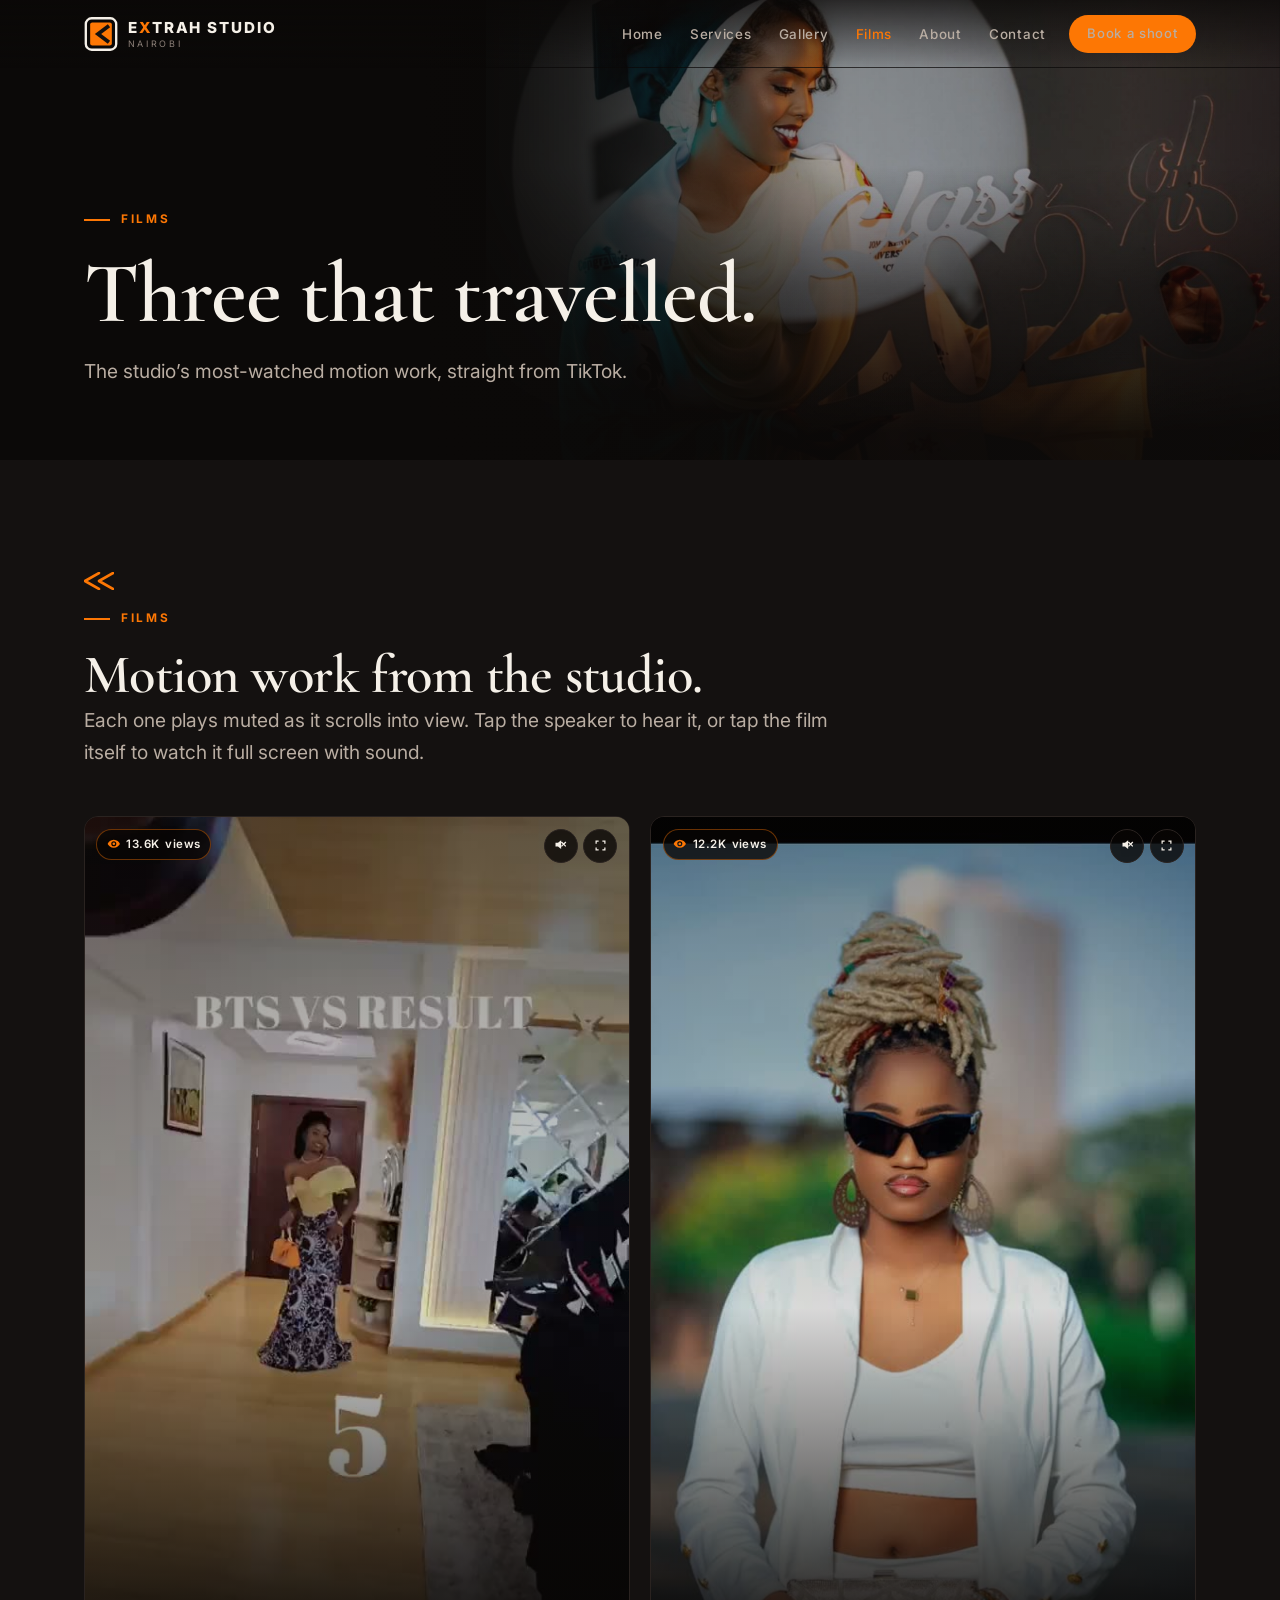
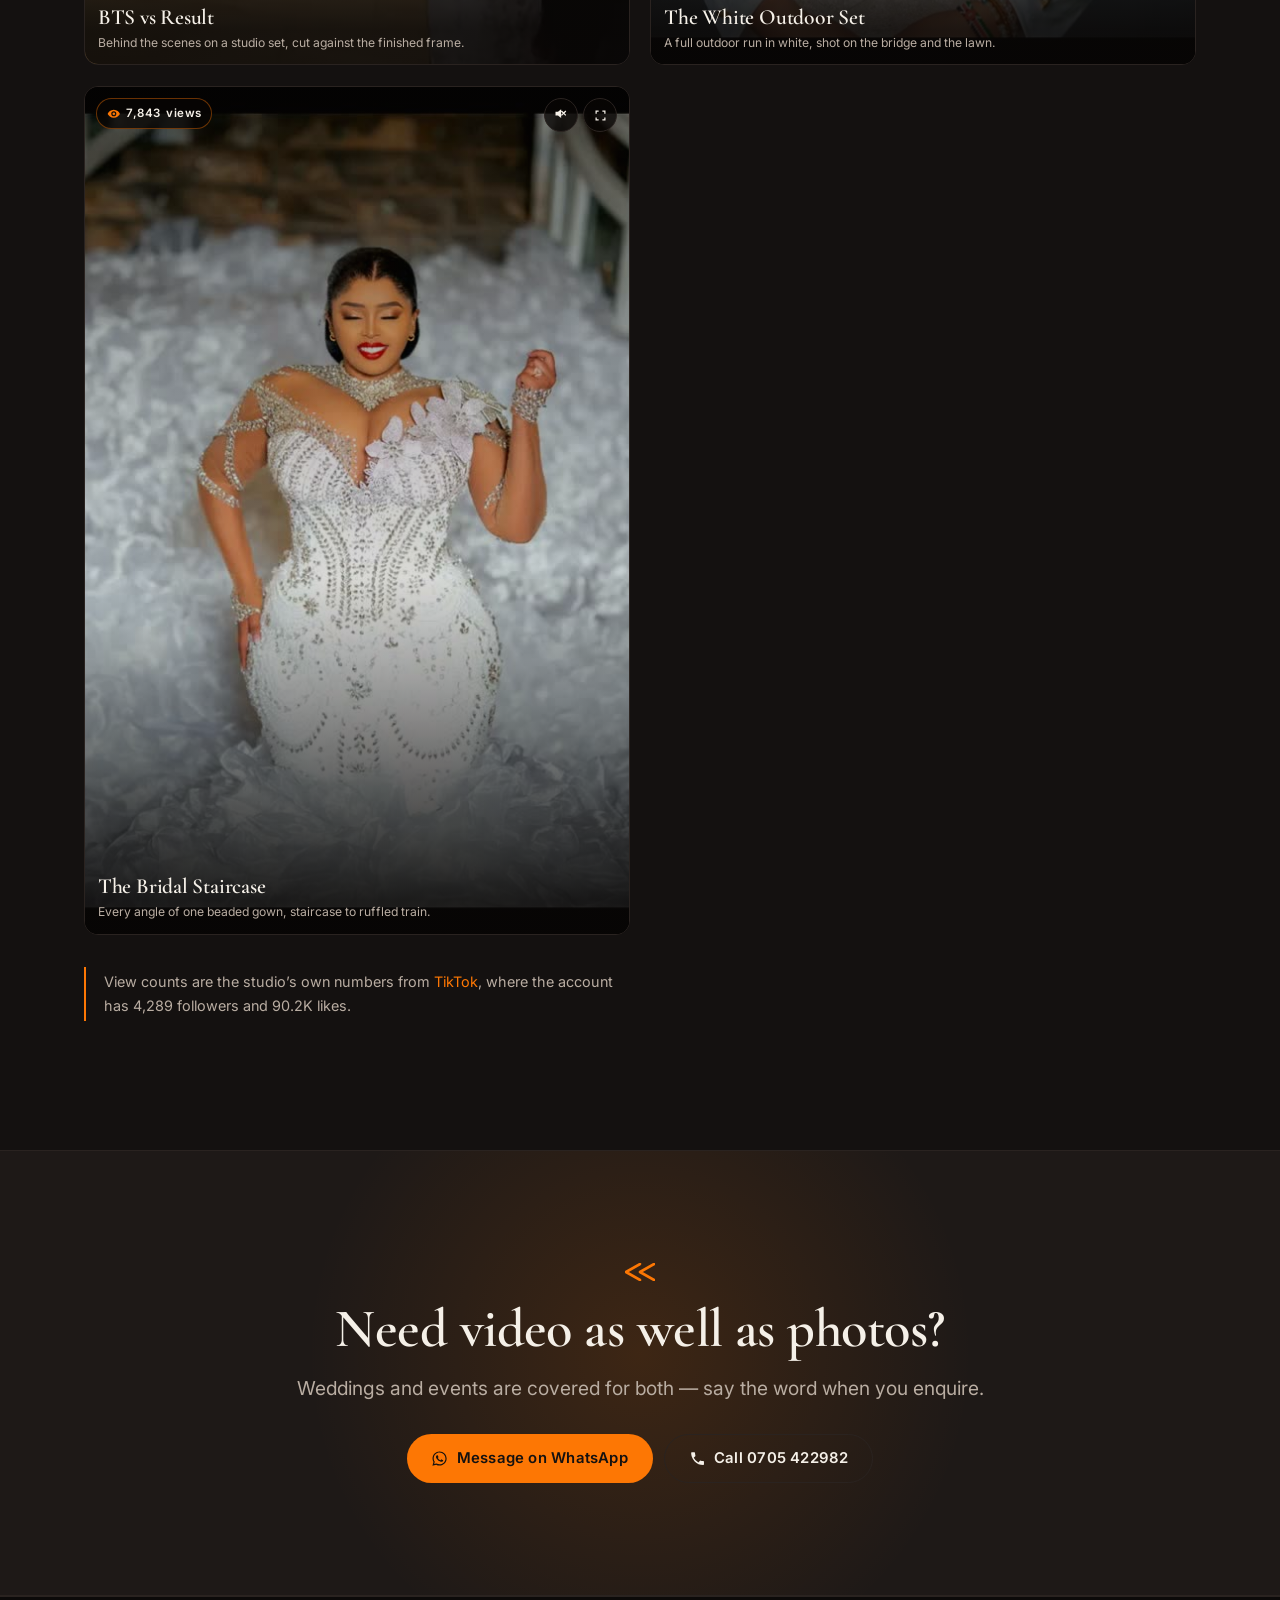
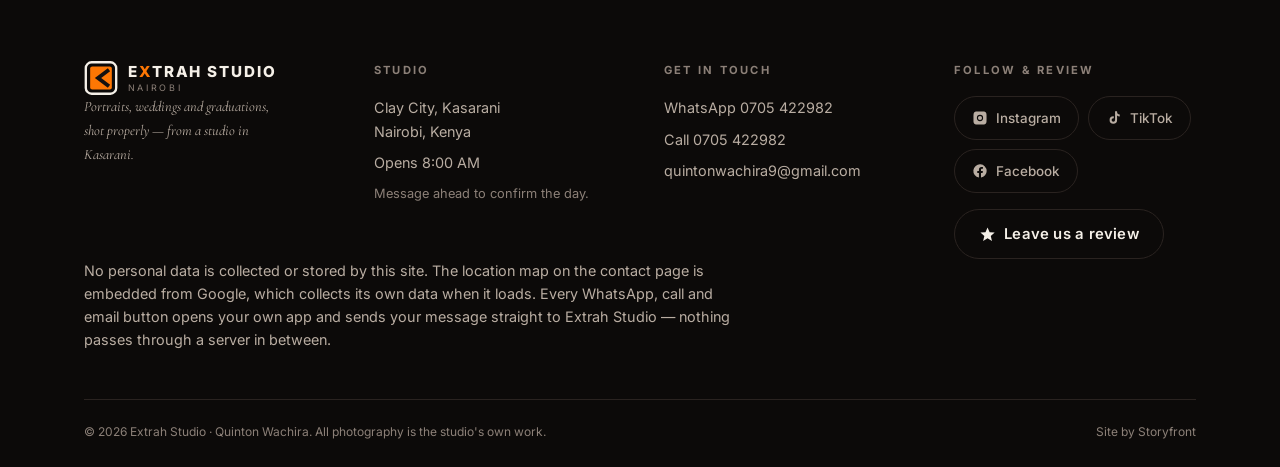
<file: films.html>
<!DOCTYPE html>
<html lang="en">
<head>
<meta charset="utf-8">
<meta name="viewport" content="width=device-width, initial-scale=1">
<title>Films & Reels | Extrah Studio, Nairobi</title>
<meta name="description" content="Behind-the-scenes films and photo sets from Extrah Studio in Kasarani, Nairobi — including the studio's most-watched reel at 13.6K views. Photo and video coverage across Kenya.">
<link rel="canonical" href="https://ignatius-kimeu.github.io/storyfront-extrah-studio/films.html">
<meta name="theme-color" content="#141110">
<meta name="robots" content="index, follow">
<meta name="geo.region" content="KE-30">
<meta name="geo.placename" content="Kasarani, Nairobi">

<meta property="og:type" content="website">
<meta property="og:site_name" content="Extrah Studio">
<meta property="og:title" content="Films & Reels | Extrah Studio, Nairobi">
<meta property="og:description" content="Behind-the-scenes films and photo sets from Extrah Studio in Kasarani, Nairobi — including the studio's most-watched reel at 13.6K views. Photo and video coverage across Kenya.">
<meta property="og:url" content="https://ignatius-kimeu.github.io/storyfront-extrah-studio/films.html">
<meta property="og:image" content="https://ignatius-kimeu.github.io/storyfront-extrah-studio/og-image.jpg">
<meta property="og:image:width" content="1200">
<meta property="og:image:height" content="630">
<meta property="og:image:alt" content="Extrah Studio — professional photography in Kasarani, Nairobi">
<meta property="og:locale" content="en_KE">
<meta name="twitter:card" content="summary_large_image">
<meta name="twitter:title" content="Films & Reels | Extrah Studio, Nairobi">
<meta name="twitter:description" content="Behind-the-scenes films and photo sets from Extrah Studio in Kasarani, Nairobi — including the studio's most-watched reel at 13.6K views. Photo and video coverage across Kenya.">
<meta name="twitter:image" content="https://ignatius-kimeu.github.io/storyfront-extrah-studio/og-image.jpg">

<link rel="icon" href="favicon.svg" type="image/svg+xml">
<link rel="apple-touch-icon" href="apple-touch-icon.png">
<link rel="preconnect" href="https://fonts.googleapis.com">
<link rel="preconnect" href="https://fonts.gstatic.com" crossorigin>
<link rel="stylesheet" href="https://fonts.googleapis.com/css2?family=Cormorant+Garamond:ital,wght@0,500;0,600;1,500&family=Inter:wght@400;500;600;700;800&display=swap">
<link rel="stylesheet" href="assets/site.css">
<link rel="preload" as="image" href="images/grad-2025-neon.jpg" fetchpriority="high">
</head>
<body>
<div class="splash" aria-hidden="true"><div class="splash-in"><svg viewBox="0 0 64 64" fill="none" aria-hidden="true" focusable="false"><rect x="3.4" y="2.4" width="57.2" height="59.2" rx="11" stroke="currentColor" stroke-width="4.4"/><rect x="11.6" y="10.2" width="40.8" height="43.6" rx="4" fill="#FD7704"/><path d="M47 16.4 26.4 32 47 47.6" stroke="#141110" stroke-width="7.2" fill="none"/></svg><span class="wm">E<span class="x">X</span>TRAH STUDIO</span></div></div>
<a class="skip" href="#main">Skip to content</a>
<header class="hdr" data-top="true">
  <div class="wrap hdr-in">
    <a class="brand" href="index.html" aria-label="Extrah Studio — home">
      <svg viewBox="0 0 64 64" fill="none" aria-hidden="true" focusable="false"><rect x="3.4" y="2.4" width="57.2" height="59.2" rx="11" stroke="currentColor" stroke-width="4.4"/><rect x="11.6" y="10.2" width="40.8" height="43.6" rx="4" fill="#FD7704"/><path d="M47 16.4 26.4 32 47 47.6" stroke="#141110" stroke-width="7.2" fill="none"/></svg>
      <span class="brand-txt">
        <span class="brand-name">E<span class="x">X</span>TRAH STUDIO</span>
        <span class="brand-sub">Nairobi</span>
      </span>
    </a>
    <button class="burger" aria-expanded="false" aria-controls="nav" aria-label="Menu">
      <span></span><span></span><span></span>
    </button>
    <nav class="nav" id="nav" aria-label="Main">
        <a href="index.html">Home</a>
        <a href="services.html">Services</a>
        <a href="gallery.html">Gallery</a>
        <a href="films.html" aria-current="page">Films</a>
        <a href="about.html">About</a>
        <a href="contact.html">Contact</a>
        <a class="btn btn-solid" href="https://wa.me/254705422982?text=Hi%20Extrah%20Studio%2C%20I%27d%20like%20to%20book%20a%20shoot.%20Could%20you%20share%20your%20availability%20and%20a%20quote%3F">Book a shoot</a>
    </nav>
  </div>
</header>
<main id="main">
<section class="hero hero-sm" style="--pos:50% 46%;--pos-m:50% 22%">
  <div class="hero-media"><img src="images/grad-2025-neon.jpg" alt="Graduate in cap and gown beside a glowing Class of 2025 sign lit with teal and orange light" fetchpriority="high" decoding="async"></div>
  <div class="wrap hero-body">
    <p class="eyebrow">Films</p>
    <h1><span class="ln"><span>Three that travelled.</span></span></h1>
    <p class="lede" style="margin-top:1rem">The studio&rsquo;s most-watched motion work, straight from TikTok.</p>
  </div>
</section>
<section class="pad">
  <div class="wrap">
    <div class="sec-head" data-rv><svg class="chev" viewBox="0 0 30 18" fill="none" stroke="currentColor" stroke-width="2.6" stroke-linecap="round" stroke-linejoin="round" aria-hidden="true"><path d="M29 1 15 9l14 8M15 1 1 9l14 8"/></svg>
      <p class="eyebrow">Films</p>
      <h2>Motion work from the studio.</h2>
      <p class="lede">Each one plays muted as it scrolls into view. Tap the speaker to hear it, or tap the film itself to watch it full screen with sound.</p>
    </div>
    <div class="films">
      <article class="film" data-sound="off" tabindex="0" role="button" aria-label="Play BTS vs Result full screen">
        <video preload="none" muted playsinline loop poster="videos/bts-vs-result.jpg" aria-label="A studio session filmed from behind the camera, ending on the finished portrait">
          <source src="videos/bts-vs-result.mp4" type="video/mp4">
        </video>
        <span class="film-scrim" aria-hidden="true"></span>
        <span class="film-views"><svg viewBox="0 0 24 24" fill="currentColor" aria-hidden="true"><path d="M12 5C6.5 5 2.7 9.1 1.5 11.4a1.3 1.3 0 0 0 0 1.2C2.7 14.9 6.5 19 12 19s9.3-4.1 10.5-6.4a1.3 1.3 0 0 0 0-1.2C21.3 9.1 17.5 5 12 5Zm0 11.5a4.5 4.5 0 1 1 0-9 4.5 4.5 0 0 1 0 9Zm0-2.2a2.3 2.3 0 1 0 0-4.6 2.3 2.3 0 0 0 0 4.6Z"/></svg> 13.6K<span class="vw"> views</span></span>
        <span class="film-ctl">
          <button class="js-sound" aria-label="Toggle sound for BTS vs Result"><span class="snd-on" hidden><svg viewBox="0 0 24 24" fill="currentColor" aria-hidden="true"><path d="M4 9v6h4l5 4V5L8 9H4Zm12.5 3a4.5 4.5 0 0 0-2.3-3.9v7.8A4.5 4.5 0 0 0 16.5 12Zm-2.3-8.2v2.1a6.5 6.5 0 0 1 0 12.2v2.1a8.5 8.5 0 0 0 0-16.4Z"/></svg></span><span class="snd-off"><svg viewBox="0 0 24 24" fill="currentColor" aria-hidden="true"><path d="M4 9v6h4l5 4V5L8 9H4Zm17.2-.4-1.4-1.4L17 10l-2.8-2.8-1.4 1.4L15.6 11.4l-2.8 2.8 1.4 1.4L17 12.8l2.8 2.8 1.4-1.4-2.8-2.8 2.8-2.8Z"/></svg></span></button>
          <button class="js-full" aria-label="Play BTS vs Result full screen"><svg viewBox="0 0 24 24" fill="currentColor" aria-hidden="true"><path d="M4 9V4h5v2H6v3H4Zm11-5h5v5h-2V6h-3V4ZM4 15h2v3h3v2H4v-5Zm14 0h2v5h-5v-2h3v-3Z"/></svg></button>
        </span>
        <span class="film-txt"><h3>BTS vs Result</h3><p>Behind the scenes on a studio set, cut against the finished frame.</p></span>
      </article>
      <article class="film" data-sound="off" tabindex="0" role="button" aria-label="Play The White Outdoor Set full screen">
        <video preload="none" muted playsinline loop poster="videos/outdoor-white-series.jpg" aria-label="A sequence of outdoor portraits of a woman in a white co-ord on a bridge and lawn">
          <source src="videos/outdoor-white-series.mp4" type="video/mp4">
        </video>
        <span class="film-scrim" aria-hidden="true"></span>
        <span class="film-views"><svg viewBox="0 0 24 24" fill="currentColor" aria-hidden="true"><path d="M12 5C6.5 5 2.7 9.1 1.5 11.4a1.3 1.3 0 0 0 0 1.2C2.7 14.9 6.5 19 12 19s9.3-4.1 10.5-6.4a1.3 1.3 0 0 0 0-1.2C21.3 9.1 17.5 5 12 5Zm0 11.5a4.5 4.5 0 1 1 0-9 4.5 4.5 0 0 1 0 9Zm0-2.2a2.3 2.3 0 1 0 0-4.6 2.3 2.3 0 0 0 0 4.6Z"/></svg> 12.2K<span class="vw"> views</span></span>
        <span class="film-ctl">
          <button class="js-sound" aria-label="Toggle sound for The White Outdoor Set"><span class="snd-on" hidden><svg viewBox="0 0 24 24" fill="currentColor" aria-hidden="true"><path d="M4 9v6h4l5 4V5L8 9H4Zm12.5 3a4.5 4.5 0 0 0-2.3-3.9v7.8A4.5 4.5 0 0 0 16.5 12Zm-2.3-8.2v2.1a6.5 6.5 0 0 1 0 12.2v2.1a8.5 8.5 0 0 0 0-16.4Z"/></svg></span><span class="snd-off"><svg viewBox="0 0 24 24" fill="currentColor" aria-hidden="true"><path d="M4 9v6h4l5 4V5L8 9H4Zm17.2-.4-1.4-1.4L17 10l-2.8-2.8-1.4 1.4L15.6 11.4l-2.8 2.8 1.4 1.4L17 12.8l2.8 2.8 1.4-1.4-2.8-2.8 2.8-2.8Z"/></svg></span></button>
          <button class="js-full" aria-label="Play The White Outdoor Set full screen"><svg viewBox="0 0 24 24" fill="currentColor" aria-hidden="true"><path d="M4 9V4h5v2H6v3H4Zm11-5h5v5h-2V6h-3V4ZM4 15h2v3h3v2H4v-5Zm14 0h2v5h-5v-2h3v-3Z"/></svg></button>
        </span>
        <span class="film-txt"><h3>The White Outdoor Set</h3><p>A full outdoor run in white, shot on the bridge and the lawn.</p></span>
      </article>
      <article class="film" data-sound="off" tabindex="0" role="button" aria-label="Play The Bridal Staircase full screen">
        <video preload="none" muted playsinline loop poster="videos/wedding-gown-series.jpg" aria-label="A sequence of bridal portraits of a beaded gown photographed on a white staircase">
          <source src="videos/wedding-gown-series.mp4" type="video/mp4">
        </video>
        <span class="film-scrim" aria-hidden="true"></span>
        <span class="film-views"><svg viewBox="0 0 24 24" fill="currentColor" aria-hidden="true"><path d="M12 5C6.5 5 2.7 9.1 1.5 11.4a1.3 1.3 0 0 0 0 1.2C2.7 14.9 6.5 19 12 19s9.3-4.1 10.5-6.4a1.3 1.3 0 0 0 0-1.2C21.3 9.1 17.5 5 12 5Zm0 11.5a4.5 4.5 0 1 1 0-9 4.5 4.5 0 0 1 0 9Zm0-2.2a2.3 2.3 0 1 0 0-4.6 2.3 2.3 0 0 0 0 4.6Z"/></svg> 7,843<span class="vw"> views</span></span>
        <span class="film-ctl">
          <button class="js-sound" aria-label="Toggle sound for The Bridal Staircase"><span class="snd-on" hidden><svg viewBox="0 0 24 24" fill="currentColor" aria-hidden="true"><path d="M4 9v6h4l5 4V5L8 9H4Zm12.5 3a4.5 4.5 0 0 0-2.3-3.9v7.8A4.5 4.5 0 0 0 16.5 12Zm-2.3-8.2v2.1a6.5 6.5 0 0 1 0 12.2v2.1a8.5 8.5 0 0 0 0-16.4Z"/></svg></span><span class="snd-off"><svg viewBox="0 0 24 24" fill="currentColor" aria-hidden="true"><path d="M4 9v6h4l5 4V5L8 9H4Zm17.2-.4-1.4-1.4L17 10l-2.8-2.8-1.4 1.4L15.6 11.4l-2.8 2.8 1.4 1.4L17 12.8l2.8 2.8 1.4-1.4-2.8-2.8 2.8-2.8Z"/></svg></span></button>
          <button class="js-full" aria-label="Play The Bridal Staircase full screen"><svg viewBox="0 0 24 24" fill="currentColor" aria-hidden="true"><path d="M4 9V4h5v2H6v3H4Zm11-5h5v5h-2V6h-3V4ZM4 15h2v3h3v2H4v-5Zm14 0h2v5h-5v-2h3v-3Z"/></svg></button>
        </span>
        <span class="film-txt"><h3>The Bridal Staircase</h3><p>Every angle of one beaded gown, staircase to ruffled train.</p></span>
      </article>
    </div>
    <p class="note" style="margin-top:2rem" data-rv>View counts are the studio&rsquo;s own numbers from <a href="https://www.tiktok.com/@extrahstudio" target="_blank" rel="noopener">TikTok</a>, where the account has 4,289 followers and 90.2K likes.</p>
  </div>
</section>
<section class="pad cta-band">
  <span class="cta-glow" aria-hidden="true"></span>
  <div class="wrap">
    <div data-rv><svg class="chev" style="margin-inline:auto" viewBox="0 0 30 18" fill="none" stroke="currentColor" stroke-width="2.6" stroke-linecap="round" stroke-linejoin="round" aria-hidden="true"><path d="M29 1 15 9l14 8M15 1 1 9l14 8"/></svg><h2>Need video as well as photos?</h2>
    <p class="lede">Weddings and events are covered for both &mdash; say the word when you enquire.</p>
    <div class="btn-row center">
      <a class="btn btn-solid" href="https://wa.me/254705422982?text=Hi%20Extrah%20Studio%2C%20I%27d%20like%20to%20book%20photo%20and%20video%20coverage.%20Could%20you%20share%20availability%20and%20a%20quote%3F"><svg viewBox="0 0 24 24" fill="currentColor" aria-hidden="true"><path d="M12.04 2C6.58 2 2.13 6.45 2.13 11.91c0 1.75.46 3.46 1.32 4.96L2 22l5.25-1.38a9.9 9.9 0 0 0 4.79 1.22h.01c5.46 0 9.9-4.45 9.9-9.91C21.95 6.45 17.5 2 12.04 2Zm0 18.15h-.01a8.2 8.2 0 0 1-4.19-1.15l-.3-.18-3.12.82.83-3.04-.2-.31a8.22 8.22 0 0 1-1.26-4.38c0-4.54 3.7-8.23 8.25-8.23a8.23 8.23 0 0 1 8.24 8.24c0 4.54-3.7 8.23-8.24 8.23Zm4.52-6.16c-.25-.12-1.47-.72-1.69-.81-.23-.08-.39-.12-.56.13-.16.24-.64.8-.78.97-.14.16-.29.18-.54.06-.25-.13-1.05-.39-1.99-1.23-.74-.66-1.23-1.47-1.38-1.72-.14-.25-.01-.38.11-.5.11-.11.25-.29.37-.44.13-.15.17-.25.25-.41.08-.17.04-.31-.02-.44-.06-.12-.56-1.34-.76-1.84-.2-.48-.4-.42-.56-.43h-.47c-.16 0-.43.06-.65.31-.22.25-.86.84-.86 2.05s.88 2.38 1 2.54c.13.17 1.73 2.64 4.2 3.7.59.26 1.04.41 1.4.52.59.19 1.12.16 1.55.1.47-.07 1.47-.6 1.67-1.18.21-.58.21-1.07.15-1.18-.06-.11-.22-.17-.47-.29Z"/></svg> Message on WhatsApp</a>
      <a class="btn btn-ghost" href="tel:+254705422982"><svg viewBox="0 0 24 24" fill="currentColor" aria-hidden="true"><path d="M6.6 10.8a15.1 15.1 0 0 0 6.6 6.6l2.2-2.2c.3-.3.7-.4 1-.2 1.1.4 2.3.6 3.6.6.6 0 1 .4 1 1V20c0 .6-.4 1-1 1A17 17 0 0 1 3 4c0-.6.4-1 1-1h3.4c.6 0 1 .4 1 1 0 1.2.2 2.4.6 3.6.1.3 0 .7-.2 1l-2.2 2.2Z"/></svg> Call 0705 422982</a>
    </div></div>
  </div>
</section>
</main>
<div class="fp" aria-hidden="true" role="dialog" aria-modal="true" aria-label="Film player">
  <button class="lb-btn fp-x lb-x" aria-label="Close player"><svg viewBox="0 0 24 24" fill="none" stroke="currentColor" stroke-width="2.2" stroke-linecap="round" aria-hidden="true"><path d="M6 6l12 12M18 6 6 18"/></svg></button>
  <video controls playsinline preload="none"></video>
</div>
<footer class="ftr">
  <div class="wrap">
    <div class="ftr-top">
      <div>
        <a class="brand" href="index.html" aria-label="Extrah Studio — home">
          <svg viewBox="0 0 64 64" fill="none" aria-hidden="true" focusable="false"><rect x="3.4" y="2.4" width="57.2" height="59.2" rx="11" stroke="currentColor" stroke-width="4.4"/><rect x="11.6" y="10.2" width="40.8" height="43.6" rx="4" fill="#FD7704"/><path d="M47 16.4 26.4 32 47 47.6" stroke="#141110" stroke-width="7.2" fill="none"/></svg>
          <span class="brand-txt">
            <span class="brand-name">E<span class="x">X</span>TRAH STUDIO</span>
            <span class="brand-sub">Nairobi</span>
          </span>
        </a>
        <p class="ftr-tag">Portraits, weddings and graduations, shot properly &mdash; from a studio in Kasarani.</p>
      </div>
      <div>
        <h4>Studio</h4>
        <p class="v">Clay City, Kasarani<br>Nairobi, Kenya</p>
        <!-- Google lists the address as just "Nairobi" and drops the pin near Clay City / Clay Eden
             Estate. Worth getting the street + building added to the Business Profile. -->
        <p class="v">Opens 8:00&nbsp;AM</p>
        <p class="v" style="font-size:.8rem;color:var(--bone-faint)">Message ahead to confirm the day.</p>
      </div>
      <div>
        <h4>Get in touch</h4>
        <p><a class="v" href="https://wa.me/254705422982">WhatsApp 0705 422982</a></p>
        <p><a class="v" href="tel:+254705422982">Call 0705 422982</a></p>
        <p><a class="v" href="mailto:quintonwachira9@gmail.com">quintonwachira9@gmail.com</a></p>
      </div>
      <div>
        <h4>Follow &amp; review</h4>
        <div class="socials" style="margin-bottom:1rem">
          <a class="social" href="https://www.instagram.com/extrah_studio/" target="_blank" rel="noopener"><svg viewBox="0 0 24 24" fill="currentColor" aria-hidden="true"><path d="M12 2.2c3.2 0 3.6 0 4.9.07 1.2.05 1.8.25 2.2.42.6.2 1 .46 1.4.87.4.4.67.8.87 1.4.17.4.37 1 .42 2.2.06 1.3.07 1.7.07 4.9s0 3.6-.07 4.9c-.05 1.2-.25 1.8-.42 2.2-.2.6-.46 1-.87 1.4-.4.4-.8.67-1.4.87-.4.17-1 .37-2.2.42-1.3.06-1.7.07-4.9.07s-3.6 0-4.9-.07c-1.2-.05-1.8-.25-2.2-.42-.6-.2-1-.46-1.4-.87-.4-.4-.67-.8-.87-1.4-.17-.4-.37-1-.42-2.2C2.2 15.6 2.2 15.2 2.2 12s0-3.6.07-4.9c.05-1.2.25-1.8.42-2.2.2-.6.46-1 .87-1.4.4-.4.8-.67 1.4-.87.4-.17 1-.37 2.2-.42C8.4 2.2 8.8 2.2 12 2.2Zm0 5.1A4.7 4.7 0 1 0 12 16.7 4.7 4.7 0 0 0 12 7.3Zm0 7.75A3.05 3.05 0 1 1 12 8.95a3.05 3.05 0 0 1 0 6.1Zm5.99-7.94a1.1 1.1 0 1 1-2.2 0 1.1 1.1 0 0 1 2.2 0Z"/></svg> Instagram</a>
          <a class="social" href="https://www.tiktok.com/@extrahstudio" target="_blank" rel="noopener"><svg viewBox="0 0 24 24" fill="currentColor" aria-hidden="true"><path d="M16.6 2h-3v13.1a2.6 2.6 0 1 1-2.6-2.6c.3 0 .5 0 .7.1V9.5a5.9 5.9 0 0 0-.7 0 5.6 5.6 0 1 0 5.6 5.6V8.4a6.8 6.8 0 0 0 4 1.3V6.6a3.9 3.9 0 0 1-4-3.9V2Z"/></svg> TikTok</a>
          <a class="social" href="https://www.facebook.com/p/Extrah-studio-photography-100063915248791/" target="_blank" rel="noopener"><svg viewBox="0 0 24 24" fill="currentColor" aria-hidden="true"><path d="M22 12a10 10 0 1 0-11.6 9.9v-7H7.9V12h2.5V9.8c0-2.5 1.5-3.9 3.8-3.9 1.1 0 2.2.2 2.2.2v2.5h-1.3c-1.2 0-1.6.8-1.6 1.6V12h2.8l-.4 2.9h-2.4v7A10 10 0 0 0 22 12Z"/></svg> Facebook</a>
        </div>
        <a class="btn btn-ghost" href="https://www.google.com/maps/search/?api=1&query=Extrah+studio+Clay+City+Kasarani+Nairobi" target="_blank" rel="noopener"><svg viewBox="0 0 24 24" fill="currentColor" aria-hidden="true"><path d="m12 17.3-6.2 3.7 1.7-7L2 9.2l7.1-.6L12 2l2.9 6.6 7.1.6-5.5 4.8 1.7 7z"/></svg> Leave us a review</a>
      </div>
    </div>
    <p class="privacy">No personal data is collected or stored by this site. The location map on the contact page is embedded from Google, which collects its own data when it loads. Every WhatsApp, call and email button opens your own app and sends your message straight to Extrah Studio &mdash; nothing passes through a server in between.</p>
    <div class="ftr-bottom">
      <small>&copy; <span data-year>2026</span> Extrah Studio &middot; Quinton Wachira. All photography is the studio's own work.</small>
      <small>Site by Storyfront</small>
    </div>
  </div>
</footer>

<a class="wa-float" href="https://wa.me/254705422982?text=Hi%20Extrah%20Studio%2C%20I%27d%20like%20to%20book%20a%20shoot.%20Could%20you%20share%20your%20availability%20and%20a%20quote%3F" aria-label="Message Extrah Studio on WhatsApp"><svg viewBox="0 0 24 24" fill="currentColor" aria-hidden="true"><path d="M12.04 2C6.58 2 2.13 6.45 2.13 11.91c0 1.75.46 3.46 1.32 4.96L2 22l5.25-1.38a9.9 9.9 0 0 0 4.79 1.22h.01c5.46 0 9.9-4.45 9.9-9.91C21.95 6.45 17.5 2 12.04 2Zm0 18.15h-.01a8.2 8.2 0 0 1-4.19-1.15l-.3-.18-3.12.82.83-3.04-.2-.31a8.22 8.22 0 0 1-1.26-4.38c0-4.54 3.7-8.23 8.25-8.23a8.23 8.23 0 0 1 8.24 8.24c0 4.54-3.7 8.23-8.24 8.23Zm4.52-6.16c-.25-.12-1.47-.72-1.69-.81-.23-.08-.39-.12-.56.13-.16.24-.64.8-.78.97-.14.16-.29.18-.54.06-.25-.13-1.05-.39-1.99-1.23-.74-.66-1.23-1.47-1.38-1.72-.14-.25-.01-.38.11-.5.11-.11.25-.29.37-.44.13-.15.17-.25.25-.41.08-.17.04-.31-.02-.44-.06-.12-.56-1.34-.76-1.84-.2-.48-.4-.42-.56-.43h-.47c-.16 0-.43.06-.65.31-.22.25-.86.84-.86 2.05s.88 2.38 1 2.54c.13.17 1.73 2.64 4.2 3.7.59.26 1.04.41 1.4.52.59.19 1.12.16 1.55.1.47-.07 1.47-.6 1.67-1.18.21-.58.21-1.07.15-1.18-.06-.11-.22-.17-.47-.29Z"/></svg><span class="lbl">WhatsApp us</span></a>
<script src="assets/site.js" defer></script>
</body>
</html>
</file>
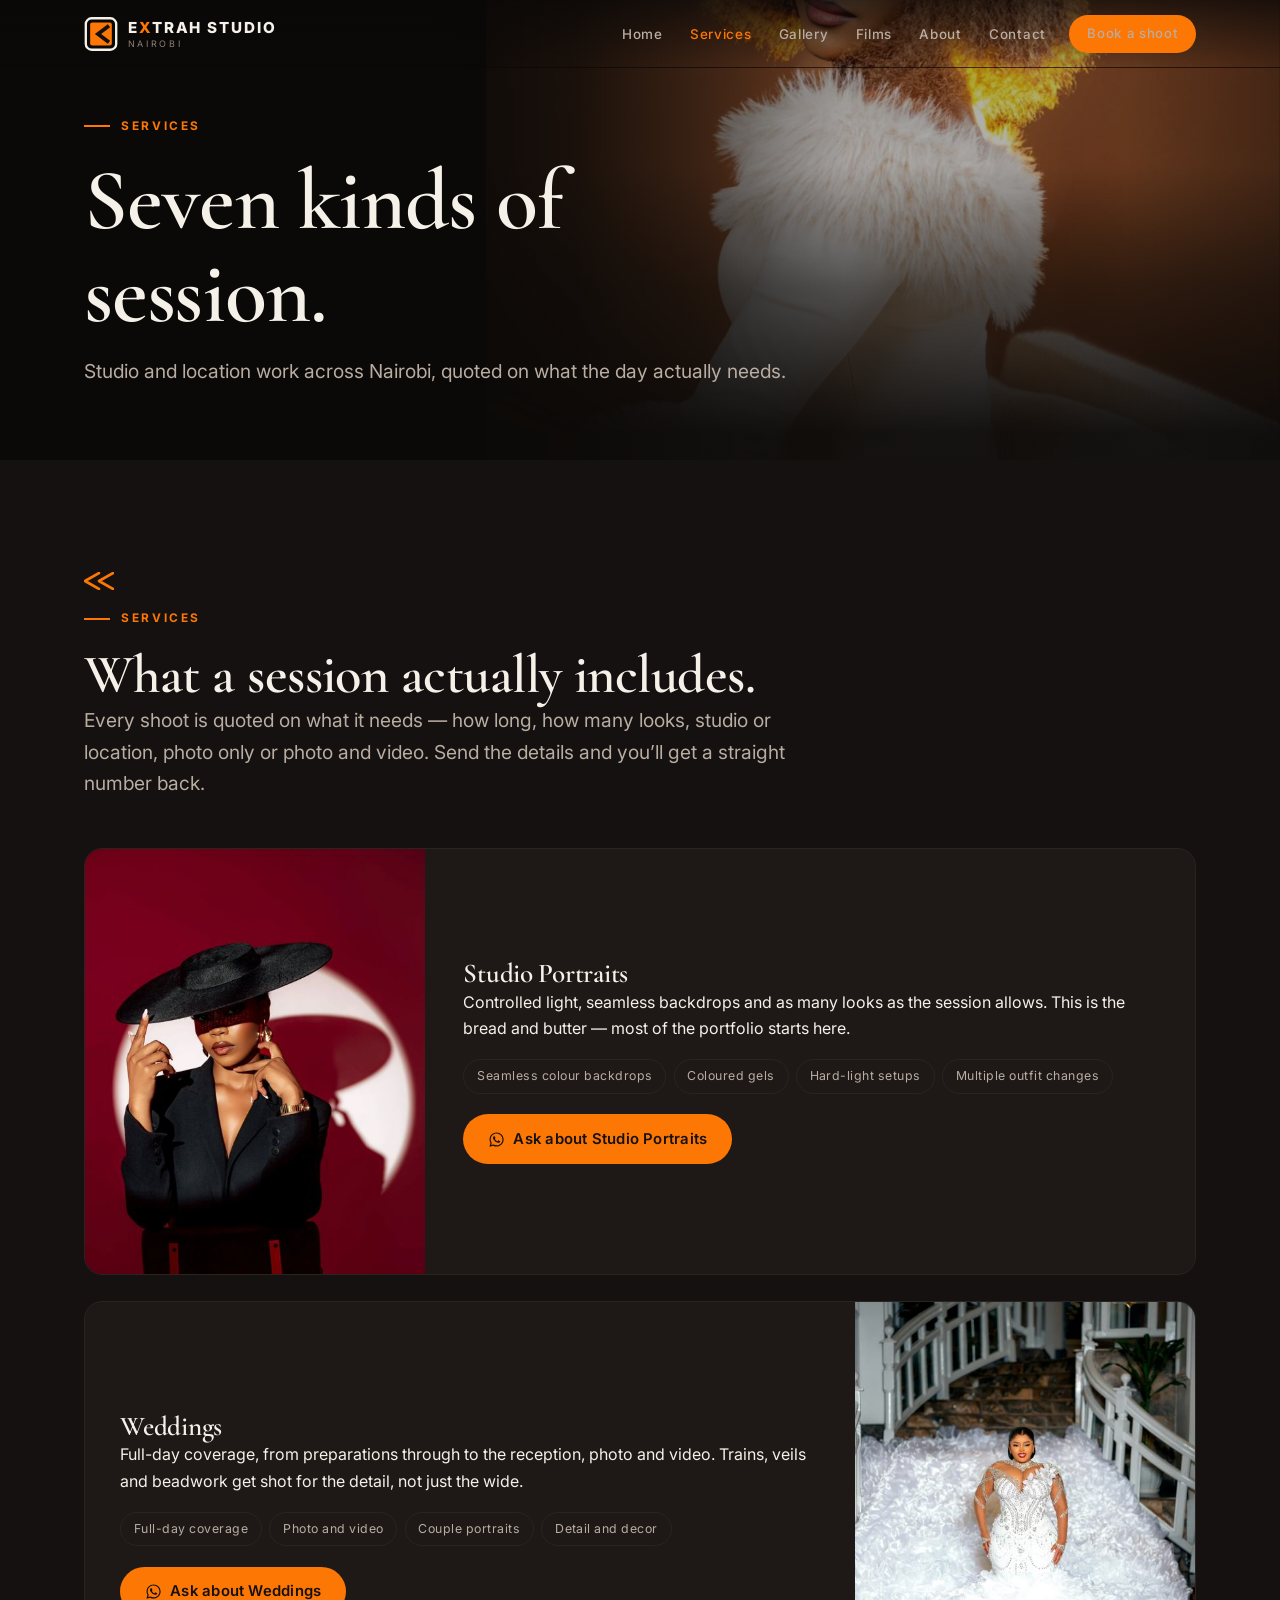
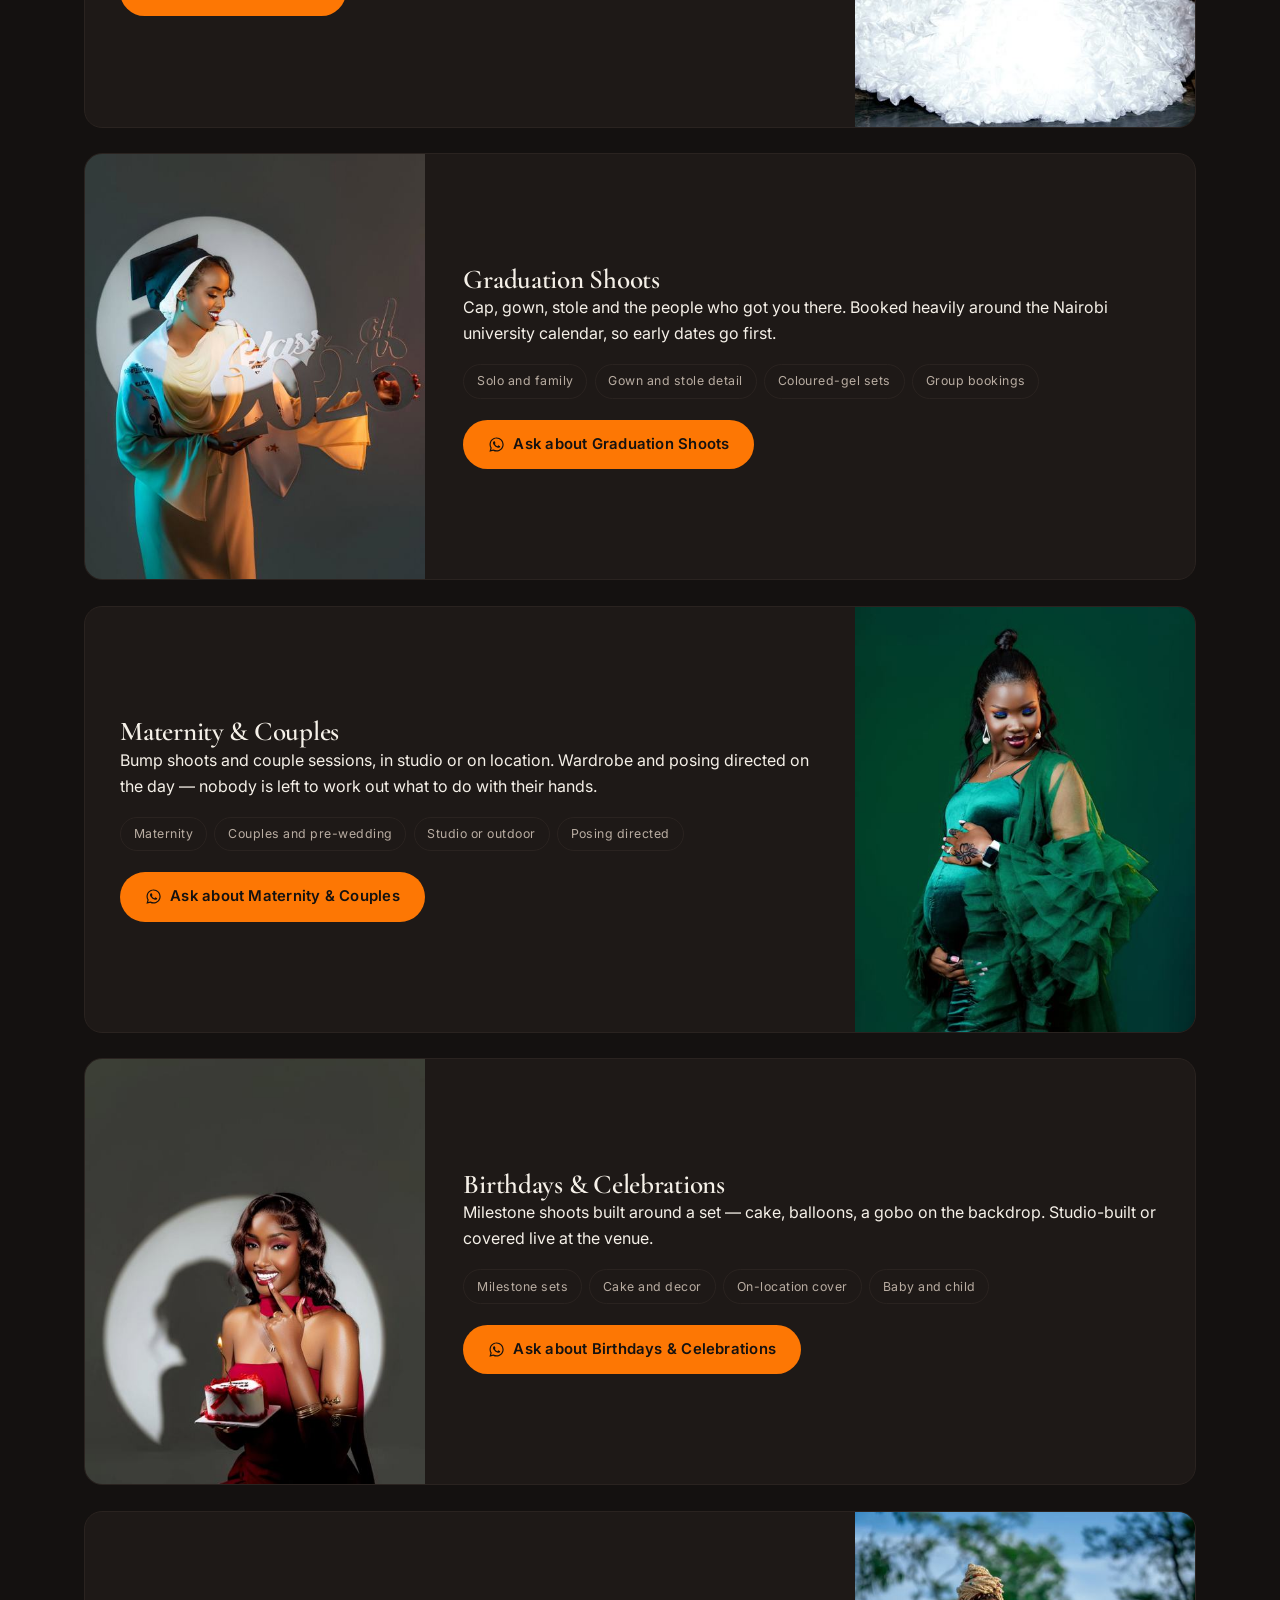
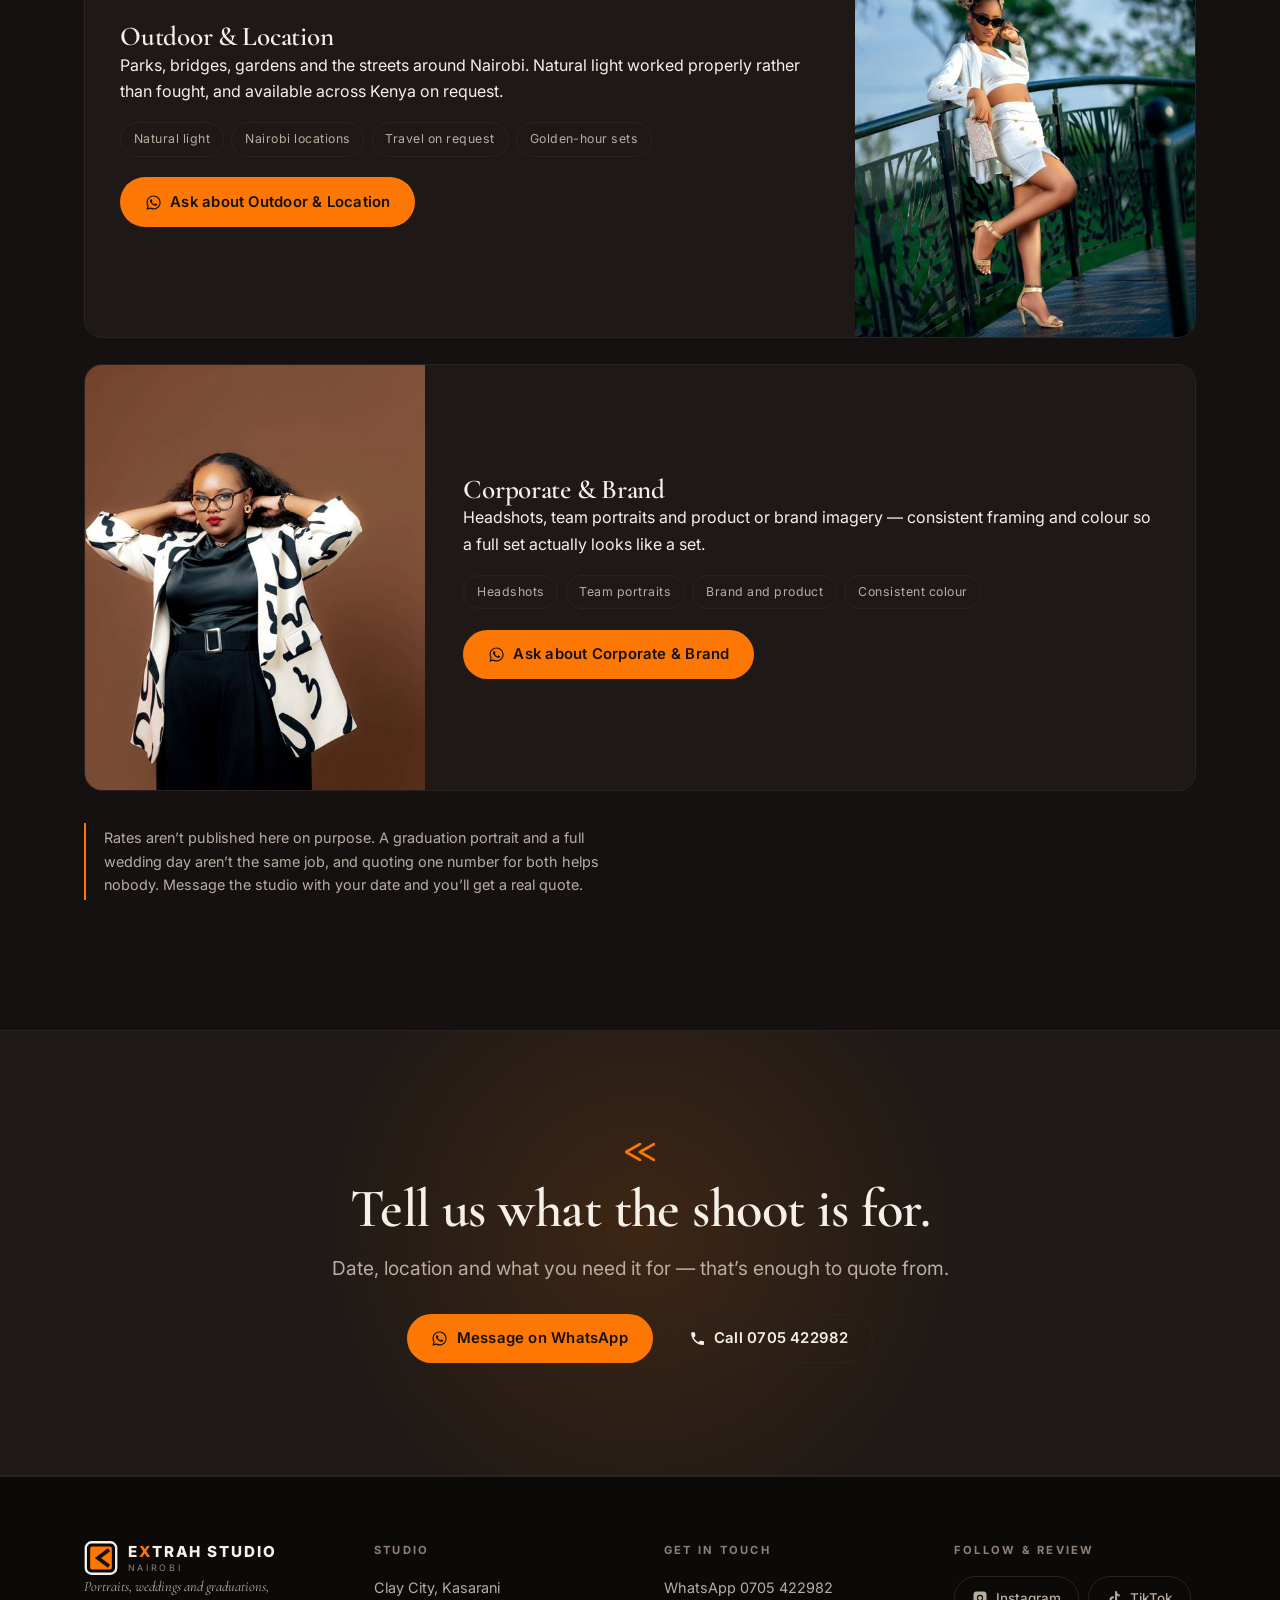
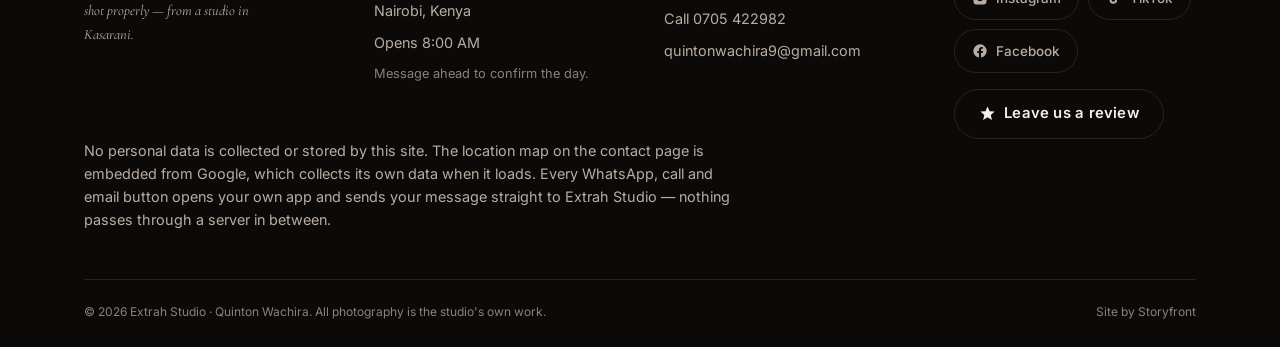
<file: services.html>
<!DOCTYPE html>
<html lang="en">
<head>
<meta charset="utf-8">
<meta name="viewport" content="width=device-width, initial-scale=1">
<title>Services & Sessions | Extrah Studio, Nairobi</title>
<meta name="description" content="Studio portraits, weddings, graduation shoots, maternity, couples, birthdays, outdoor sessions and corporate photography in Kasarani, Nairobi. Request a quote from Extrah Studio on WhatsApp.">
<link rel="canonical" href="https://ignatius-kimeu.github.io/storyfront-extrah-studio/services.html">
<meta name="theme-color" content="#141110">
<meta name="robots" content="index, follow">
<meta name="geo.region" content="KE-30">
<meta name="geo.placename" content="Kasarani, Nairobi">

<meta property="og:type" content="website">
<meta property="og:site_name" content="Extrah Studio">
<meta property="og:title" content="Services & Sessions | Extrah Studio, Nairobi">
<meta property="og:description" content="Studio portraits, weddings, graduation shoots, maternity, couples, birthdays, outdoor sessions and corporate photography in Kasarani, Nairobi. Request a quote from Extrah Studio on WhatsApp.">
<meta property="og:url" content="https://ignatius-kimeu.github.io/storyfront-extrah-studio/services.html">
<meta property="og:image" content="https://ignatius-kimeu.github.io/storyfront-extrah-studio/og-image.jpg">
<meta property="og:image:width" content="1200">
<meta property="og:image:height" content="630">
<meta property="og:image:alt" content="Extrah Studio — professional photography in Kasarani, Nairobi">
<meta property="og:locale" content="en_KE">
<meta name="twitter:card" content="summary_large_image">
<meta name="twitter:title" content="Services & Sessions | Extrah Studio, Nairobi">
<meta name="twitter:description" content="Studio portraits, weddings, graduation shoots, maternity, couples, birthdays, outdoor sessions and corporate photography in Kasarani, Nairobi. Request a quote from Extrah Studio on WhatsApp.">
<meta name="twitter:image" content="https://ignatius-kimeu.github.io/storyfront-extrah-studio/og-image.jpg">

<link rel="icon" href="favicon.svg" type="image/svg+xml">
<link rel="apple-touch-icon" href="apple-touch-icon.png">
<link rel="preconnect" href="https://fonts.googleapis.com">
<link rel="preconnect" href="https://fonts.gstatic.com" crossorigin>
<link rel="stylesheet" href="https://fonts.googleapis.com/css2?family=Cormorant+Garamond:ital,wght@0,500;0,600;1,500&family=Inter:wght@400;500;600;700;800&display=swap">
<link rel="stylesheet" href="assets/site.css">
<link rel="preload" as="image" href="images/studio-cream-feather.jpg" fetchpriority="high">
</head>
<body>
<div class="splash" aria-hidden="true"><div class="splash-in"><svg viewBox="0 0 64 64" fill="none" aria-hidden="true" focusable="false"><rect x="3.4" y="2.4" width="57.2" height="59.2" rx="11" stroke="currentColor" stroke-width="4.4"/><rect x="11.6" y="10.2" width="40.8" height="43.6" rx="4" fill="#FD7704"/><path d="M47 16.4 26.4 32 47 47.6" stroke="#141110" stroke-width="7.2" fill="none"/></svg><span class="wm">E<span class="x">X</span>TRAH STUDIO</span></div></div>
<a class="skip" href="#main">Skip to content</a>
<header class="hdr" data-top="true">
  <div class="wrap hdr-in">
    <a class="brand" href="index.html" aria-label="Extrah Studio — home">
      <svg viewBox="0 0 64 64" fill="none" aria-hidden="true" focusable="false"><rect x="3.4" y="2.4" width="57.2" height="59.2" rx="11" stroke="currentColor" stroke-width="4.4"/><rect x="11.6" y="10.2" width="40.8" height="43.6" rx="4" fill="#FD7704"/><path d="M47 16.4 26.4 32 47 47.6" stroke="#141110" stroke-width="7.2" fill="none"/></svg>
      <span class="brand-txt">
        <span class="brand-name">E<span class="x">X</span>TRAH STUDIO</span>
        <span class="brand-sub">Nairobi</span>
      </span>
    </a>
    <button class="burger" aria-expanded="false" aria-controls="nav" aria-label="Menu">
      <span></span><span></span><span></span>
    </button>
    <nav class="nav" id="nav" aria-label="Main">
        <a href="index.html">Home</a>
        <a href="services.html" aria-current="page">Services</a>
        <a href="gallery.html">Gallery</a>
        <a href="films.html">Films</a>
        <a href="about.html">About</a>
        <a href="contact.html">Contact</a>
        <a class="btn btn-solid" href="https://wa.me/254705422982?text=Hi%20Extrah%20Studio%2C%20I%27d%20like%20to%20book%20a%20shoot.%20Could%20you%20share%20your%20availability%20and%20a%20quote%3F">Book a shoot</a>
    </nav>
  </div>
</header>
<main id="main">
<section class="hero hero-sm" style="--pos:50% 52%;--pos-m:50% 20%">
  <div class="hero-media"><img src="images/studio-cream-feather.jpg" alt="Woman in a cream off-shoulder feather-trim dress reclining on a warm brown studio backdrop" fetchpriority="high" decoding="async"></div>
  <div class="wrap hero-body">
    <p class="eyebrow">Services</p>
    <h1><span class="ln"><span>Seven kinds of session.</span></span></h1>
    <p class="lede" style="margin-top:1rem">Studio and location work across Nairobi, quoted on what the day actually needs.</p>
  </div>
</section>
<section class="pad">
  <div class="wrap">
    <div class="sec-head" data-rv><svg class="chev" viewBox="0 0 30 18" fill="none" stroke="currentColor" stroke-width="2.6" stroke-linecap="round" stroke-linejoin="round" aria-hidden="true"><path d="M29 1 15 9l14 8M15 1 1 9l14 8"/></svg>
      <p class="eyebrow">Services</p>
      <h2>What a session actually includes.</h2>
      <p class="lede">Every shoot is quoted on what it needs &mdash; how long, how many looks, studio or location, photo only or photo and video. Send the details and you&rsquo;ll get a straight number back.</p>
    </div>
    <div class="svc-list">
      <article class="svc-row" data-rv>
        <figure><img src="images/thumbs/studio-hat-red.jpg" alt="Woman in a black blazer and wide-brimmed hat against a deep red backdrop with a painted white swoosh" loading="lazy" decoding="async"></figure>
        <div class="svc-row-body">
          <h3>Studio Portraits</h3>
          <p>Controlled light, seamless backdrops and as many looks as the session allows. This is the bread and butter — most of the portfolio starts here.</p>
          <ul><li>Seamless colour backdrops</li><li>Coloured gels</li><li>Hard-light setups</li><li>Multiple outfit changes</li></ul>
          <a class="btn btn-solid" href="https://wa.me/254705422982?text=Hi%20Extrah%20Studio%2C%20I%27m%20interested%20in%20Studio%20Portraits.%20Could%20you%20share%20your%20availability%20and%20a%20quote%3F"><svg viewBox="0 0 24 24" fill="currentColor" aria-hidden="true"><path d="M12.04 2C6.58 2 2.13 6.45 2.13 11.91c0 1.75.46 3.46 1.32 4.96L2 22l5.25-1.38a9.9 9.9 0 0 0 4.79 1.22h.01c5.46 0 9.9-4.45 9.9-9.91C21.95 6.45 17.5 2 12.04 2Zm0 18.15h-.01a8.2 8.2 0 0 1-4.19-1.15l-.3-.18-3.12.82.83-3.04-.2-.31a8.22 8.22 0 0 1-1.26-4.38c0-4.54 3.7-8.23 8.25-8.23a8.23 8.23 0 0 1 8.24 8.24c0 4.54-3.7 8.23-8.24 8.23Zm4.52-6.16c-.25-.12-1.47-.72-1.69-.81-.23-.08-.39-.12-.56.13-.16.24-.64.8-.78.97-.14.16-.29.18-.54.06-.25-.13-1.05-.39-1.99-1.23-.74-.66-1.23-1.47-1.38-1.72-.14-.25-.01-.38.11-.5.11-.11.25-.29.37-.44.13-.15.17-.25.25-.41.08-.17.04-.31-.02-.44-.06-.12-.56-1.34-.76-1.84-.2-.48-.4-.42-.56-.43h-.47c-.16 0-.43.06-.65.31-.22.25-.86.84-.86 2.05s.88 2.38 1 2.54c.13.17 1.73 2.64 4.2 3.7.59.26 1.04.41 1.4.52.59.19 1.12.16 1.55.1.47-.07 1.47-.6 1.67-1.18.21-.58.21-1.07.15-1.18-.06-.11-.22-.17-.47-.29Z"/></svg> Ask about Studio Portraits</a>
        </div>
      </article>
      <article class="svc-row" data-rv>
        <figure><img src="images/thumbs/wedding-staircase-gown.jpg" alt="Bride in a beaded mermaid gown with a voluminous ruffled train spread down a white staircase" loading="lazy" decoding="async"></figure>
        <div class="svc-row-body">
          <h3>Weddings</h3>
          <p>Full-day coverage, from preparations through to the reception, photo and video. Trains, veils and beadwork get shot for the detail, not just the wide.</p>
          <ul><li>Full-day coverage</li><li>Photo and video</li><li>Couple portraits</li><li>Detail and decor</li></ul>
          <a class="btn btn-solid" href="https://wa.me/254705422982?text=Hi%20Extrah%20Studio%2C%20I%27m%20interested%20in%20Weddings.%20Could%20you%20share%20your%20availability%20and%20a%20quote%3F"><svg viewBox="0 0 24 24" fill="currentColor" aria-hidden="true"><path d="M12.04 2C6.58 2 2.13 6.45 2.13 11.91c0 1.75.46 3.46 1.32 4.96L2 22l5.25-1.38a9.9 9.9 0 0 0 4.79 1.22h.01c5.46 0 9.9-4.45 9.9-9.91C21.95 6.45 17.5 2 12.04 2Zm0 18.15h-.01a8.2 8.2 0 0 1-4.19-1.15l-.3-.18-3.12.82.83-3.04-.2-.31a8.22 8.22 0 0 1-1.26-4.38c0-4.54 3.7-8.23 8.25-8.23a8.23 8.23 0 0 1 8.24 8.24c0 4.54-3.7 8.23-8.24 8.23Zm4.52-6.16c-.25-.12-1.47-.72-1.69-.81-.23-.08-.39-.12-.56.13-.16.24-.64.8-.78.97-.14.16-.29.18-.54.06-.25-.13-1.05-.39-1.99-1.23-.74-.66-1.23-1.47-1.38-1.72-.14-.25-.01-.38.11-.5.11-.11.25-.29.37-.44.13-.15.17-.25.25-.41.08-.17.04-.31-.02-.44-.06-.12-.56-1.34-.76-1.84-.2-.48-.4-.42-.56-.43h-.47c-.16 0-.43.06-.65.31-.22.25-.86.84-.86 2.05s.88 2.38 1 2.54c.13.17 1.73 2.64 4.2 3.7.59.26 1.04.41 1.4.52.59.19 1.12.16 1.55.1.47-.07 1.47-.6 1.67-1.18.21-.58.21-1.07.15-1.18-.06-.11-.22-.17-.47-.29Z"/></svg> Ask about Weddings</a>
        </div>
      </article>
      <article class="svc-row" data-rv>
        <figure><img src="images/thumbs/grad-2025-neon.jpg" alt="Graduate in cap and gown beside a glowing Class of 2025 sign lit with teal and orange light" loading="lazy" decoding="async"></figure>
        <div class="svc-row-body">
          <h3>Graduation Shoots</h3>
          <p>Cap, gown, stole and the people who got you there. Booked heavily around the Nairobi university calendar, so early dates go first.</p>
          <ul><li>Solo and family</li><li>Gown and stole detail</li><li>Coloured-gel sets</li><li>Group bookings</li></ul>
          <a class="btn btn-solid" href="https://wa.me/254705422982?text=Hi%20Extrah%20Studio%2C%20I%27m%20interested%20in%20Graduation%20Shoots.%20Could%20you%20share%20your%20availability%20and%20a%20quote%3F"><svg viewBox="0 0 24 24" fill="currentColor" aria-hidden="true"><path d="M12.04 2C6.58 2 2.13 6.45 2.13 11.91c0 1.75.46 3.46 1.32 4.96L2 22l5.25-1.38a9.9 9.9 0 0 0 4.79 1.22h.01c5.46 0 9.9-4.45 9.9-9.91C21.95 6.45 17.5 2 12.04 2Zm0 18.15h-.01a8.2 8.2 0 0 1-4.19-1.15l-.3-.18-3.12.82.83-3.04-.2-.31a8.22 8.22 0 0 1-1.26-4.38c0-4.54 3.7-8.23 8.25-8.23a8.23 8.23 0 0 1 8.24 8.24c0 4.54-3.7 8.23-8.24 8.23Zm4.52-6.16c-.25-.12-1.47-.72-1.69-.81-.23-.08-.39-.12-.56.13-.16.24-.64.8-.78.97-.14.16-.29.18-.54.06-.25-.13-1.05-.39-1.99-1.23-.74-.66-1.23-1.47-1.38-1.72-.14-.25-.01-.38.11-.5.11-.11.25-.29.37-.44.13-.15.17-.25.25-.41.08-.17.04-.31-.02-.44-.06-.12-.56-1.34-.76-1.84-.2-.48-.4-.42-.56-.43h-.47c-.16 0-.43.06-.65.31-.22.25-.86.84-.86 2.05s.88 2.38 1 2.54c.13.17 1.73 2.64 4.2 3.7.59.26 1.04.41 1.4.52.59.19 1.12.16 1.55.1.47-.07 1.47-.6 1.67-1.18.21-.58.21-1.07.15-1.18-.06-.11-.22-.17-.47-.29Z"/></svg> Ask about Graduation Shoots</a>
        </div>
      </article>
      <article class="svc-row" data-rv>
        <figure><img src="images/thumbs/maternity-green.jpg" alt="Expectant mother in a green ruffled gown with her hands on her bump against a green backdrop" loading="lazy" decoding="async"></figure>
        <div class="svc-row-body">
          <h3>Maternity & Couples</h3>
          <p>Bump shoots and couple sessions, in studio or on location. Wardrobe and posing directed on the day — nobody is left to work out what to do with their hands.</p>
          <ul><li>Maternity</li><li>Couples and pre-wedding</li><li>Studio or outdoor</li><li>Posing directed</li></ul>
          <a class="btn btn-solid" href="https://wa.me/254705422982?text=Hi%20Extrah%20Studio%2C%20I%27m%20interested%20in%20Maternity%20%26%20Couples.%20Could%20you%20share%20your%20availability%20and%20a%20quote%3F"><svg viewBox="0 0 24 24" fill="currentColor" aria-hidden="true"><path d="M12.04 2C6.58 2 2.13 6.45 2.13 11.91c0 1.75.46 3.46 1.32 4.96L2 22l5.25-1.38a9.9 9.9 0 0 0 4.79 1.22h.01c5.46 0 9.9-4.45 9.9-9.91C21.95 6.45 17.5 2 12.04 2Zm0 18.15h-.01a8.2 8.2 0 0 1-4.19-1.15l-.3-.18-3.12.82.83-3.04-.2-.31a8.22 8.22 0 0 1-1.26-4.38c0-4.54 3.7-8.23 8.25-8.23a8.23 8.23 0 0 1 8.24 8.24c0 4.54-3.7 8.23-8.24 8.23Zm4.52-6.16c-.25-.12-1.47-.72-1.69-.81-.23-.08-.39-.12-.56.13-.16.24-.64.8-.78.97-.14.16-.29.18-.54.06-.25-.13-1.05-.39-1.99-1.23-.74-.66-1.23-1.47-1.38-1.72-.14-.25-.01-.38.11-.5.11-.11.25-.29.37-.44.13-.15.17-.25.25-.41.08-.17.04-.31-.02-.44-.06-.12-.56-1.34-.76-1.84-.2-.48-.4-.42-.56-.43h-.47c-.16 0-.43.06-.65.31-.22.25-.86.84-.86 2.05s.88 2.38 1 2.54c.13.17 1.73 2.64 4.2 3.7.59.26 1.04.41 1.4.52.59.19 1.12.16 1.55.1.47-.07 1.47-.6 1.67-1.18.21-.58.21-1.07.15-1.18-.06-.11-.22-.17-.47-.29Z"/></svg> Ask about Maternity & Couples</a>
        </div>
      </article>
      <article class="svc-row" data-rv>
        <figure><img src="images/thumbs/birthday-cake-crescent.jpg" alt="Woman in a red dress holding a small cake in front of a crescent-shaped light on the backdrop" loading="lazy" decoding="async"></figure>
        <div class="svc-row-body">
          <h3>Birthdays & Celebrations</h3>
          <p>Milestone shoots built around a set — cake, balloons, a gobo on the backdrop. Studio-built or covered live at the venue.</p>
          <ul><li>Milestone sets</li><li>Cake and decor</li><li>On-location cover</li><li>Baby and child</li></ul>
          <a class="btn btn-solid" href="https://wa.me/254705422982?text=Hi%20Extrah%20Studio%2C%20I%27m%20interested%20in%20Birthdays%20%26%20Celebrations.%20Could%20you%20share%20your%20availability%20and%20a%20quote%3F"><svg viewBox="0 0 24 24" fill="currentColor" aria-hidden="true"><path d="M12.04 2C6.58 2 2.13 6.45 2.13 11.91c0 1.75.46 3.46 1.32 4.96L2 22l5.25-1.38a9.9 9.9 0 0 0 4.79 1.22h.01c5.46 0 9.9-4.45 9.9-9.91C21.95 6.45 17.5 2 12.04 2Zm0 18.15h-.01a8.2 8.2 0 0 1-4.19-1.15l-.3-.18-3.12.82.83-3.04-.2-.31a8.22 8.22 0 0 1-1.26-4.38c0-4.54 3.7-8.23 8.25-8.23a8.23 8.23 0 0 1 8.24 8.24c0 4.54-3.7 8.23-8.24 8.23Zm4.52-6.16c-.25-.12-1.47-.72-1.69-.81-.23-.08-.39-.12-.56.13-.16.24-.64.8-.78.97-.14.16-.29.18-.54.06-.25-.13-1.05-.39-1.99-1.23-.74-.66-1.23-1.47-1.38-1.72-.14-.25-.01-.38.11-.5.11-.11.25-.29.37-.44.13-.15.17-.25.25-.41.08-.17.04-.31-.02-.44-.06-.12-.56-1.34-.76-1.84-.2-.48-.4-.42-.56-.43h-.47c-.16 0-.43.06-.65.31-.22.25-.86.84-.86 2.05s.88 2.38 1 2.54c.13.17 1.73 2.64 4.2 3.7.59.26 1.04.41 1.4.52.59.19 1.12.16 1.55.1.47-.07 1.47-.6 1.67-1.18.21-.58.21-1.07.15-1.18-.06-.11-.22-.17-.47-.29Z"/></svg> Ask about Birthdays & Celebrations</a>
        </div>
      </article>
      <article class="svc-row" data-rv>
        <figure><img src="images/thumbs/outdoor-white-bridge.jpg" alt="Woman in a white cropped co-ord leaning against a dark metal bridge railing" loading="lazy" decoding="async"></figure>
        <div class="svc-row-body">
          <h3>Outdoor & Location</h3>
          <p>Parks, bridges, gardens and the streets around Nairobi. Natural light worked properly rather than fought, and available across Kenya on request.</p>
          <ul><li>Natural light</li><li>Nairobi locations</li><li>Travel on request</li><li>Golden-hour sets</li></ul>
          <a class="btn btn-solid" href="https://wa.me/254705422982?text=Hi%20Extrah%20Studio%2C%20I%27m%20interested%20in%20Outdoor%20%26%20Location.%20Could%20you%20share%20your%20availability%20and%20a%20quote%3F"><svg viewBox="0 0 24 24" fill="currentColor" aria-hidden="true"><path d="M12.04 2C6.58 2 2.13 6.45 2.13 11.91c0 1.75.46 3.46 1.32 4.96L2 22l5.25-1.38a9.9 9.9 0 0 0 4.79 1.22h.01c5.46 0 9.9-4.45 9.9-9.91C21.95 6.45 17.5 2 12.04 2Zm0 18.15h-.01a8.2 8.2 0 0 1-4.19-1.15l-.3-.18-3.12.82.83-3.04-.2-.31a8.22 8.22 0 0 1-1.26-4.38c0-4.54 3.7-8.23 8.25-8.23a8.23 8.23 0 0 1 8.24 8.24c0 4.54-3.7 8.23-8.24 8.23Zm4.52-6.16c-.25-.12-1.47-.72-1.69-.81-.23-.08-.39-.12-.56.13-.16.24-.64.8-.78.97-.14.16-.29.18-.54.06-.25-.13-1.05-.39-1.99-1.23-.74-.66-1.23-1.47-1.38-1.72-.14-.25-.01-.38.11-.5.11-.11.25-.29.37-.44.13-.15.17-.25.25-.41.08-.17.04-.31-.02-.44-.06-.12-.56-1.34-.76-1.84-.2-.48-.4-.42-.56-.43h-.47c-.16 0-.43.06-.65.31-.22.25-.86.84-.86 2.05s.88 2.38 1 2.54c.13.17 1.73 2.64 4.2 3.7.59.26 1.04.41 1.4.52.59.19 1.12.16 1.55.1.47-.07 1.47-.6 1.67-1.18.21-.58.21-1.07.15-1.18-.06-.11-.22-.17-.47-.29Z"/></svg> Ask about Outdoor & Location</a>
        </div>
      </article>
      <article class="svc-row" data-rv>
        <figure><img src="images/thumbs/studio-print-jacket.jpg" alt="Woman in a printed jacket and black top with her hands behind her head on a brown backdrop" loading="lazy" decoding="async"></figure>
        <div class="svc-row-body">
          <h3>Corporate & Brand</h3>
          <p>Headshots, team portraits and product or brand imagery — consistent framing and colour so a full set actually looks like a set.</p>
          <ul><li>Headshots</li><li>Team portraits</li><li>Brand and product</li><li>Consistent colour</li></ul>
          <a class="btn btn-solid" href="https://wa.me/254705422982?text=Hi%20Extrah%20Studio%2C%20I%27m%20interested%20in%20Corporate%20%26%20Brand.%20Could%20you%20share%20your%20availability%20and%20a%20quote%3F"><svg viewBox="0 0 24 24" fill="currentColor" aria-hidden="true"><path d="M12.04 2C6.58 2 2.13 6.45 2.13 11.91c0 1.75.46 3.46 1.32 4.96L2 22l5.25-1.38a9.9 9.9 0 0 0 4.79 1.22h.01c5.46 0 9.9-4.45 9.9-9.91C21.95 6.45 17.5 2 12.04 2Zm0 18.15h-.01a8.2 8.2 0 0 1-4.19-1.15l-.3-.18-3.12.82.83-3.04-.2-.31a8.22 8.22 0 0 1-1.26-4.38c0-4.54 3.7-8.23 8.25-8.23a8.23 8.23 0 0 1 8.24 8.24c0 4.54-3.7 8.23-8.24 8.23Zm4.52-6.16c-.25-.12-1.47-.72-1.69-.81-.23-.08-.39-.12-.56.13-.16.24-.64.8-.78.97-.14.16-.29.18-.54.06-.25-.13-1.05-.39-1.99-1.23-.74-.66-1.23-1.47-1.38-1.72-.14-.25-.01-.38.11-.5.11-.11.25-.29.37-.44.13-.15.17-.25.25-.41.08-.17.04-.31-.02-.44-.06-.12-.56-1.34-.76-1.84-.2-.48-.4-.42-.56-.43h-.47c-.16 0-.43.06-.65.31-.22.25-.86.84-.86 2.05s.88 2.38 1 2.54c.13.17 1.73 2.64 4.2 3.7.59.26 1.04.41 1.4.52.59.19 1.12.16 1.55.1.47-.07 1.47-.6 1.67-1.18.21-.58.21-1.07.15-1.18-.06-.11-.22-.17-.47-.29Z"/></svg> Ask about Corporate & Brand</a>
        </div>
      </article>
    </div>
    <p class="note" style="margin-top:2rem" data-rv>Rates aren&rsquo;t published here on purpose. A graduation portrait and a full wedding day aren&rsquo;t the same job, and quoting one number for both helps nobody. Message the studio with your date and you&rsquo;ll get a real quote.</p>
  </div>
</section>
<section class="pad cta-band">
  <span class="cta-glow" aria-hidden="true"></span>
  <div class="wrap">
    <div data-rv><svg class="chev" style="margin-inline:auto" viewBox="0 0 30 18" fill="none" stroke="currentColor" stroke-width="2.6" stroke-linecap="round" stroke-linejoin="round" aria-hidden="true"><path d="M29 1 15 9l14 8M15 1 1 9l14 8"/></svg><h2>Tell us what the shoot is for.</h2>
    <p class="lede">Date, location and what you need it for &mdash; that&rsquo;s enough to quote from.</p>
    <div class="btn-row center">
      <a class="btn btn-solid" href="https://wa.me/254705422982?text=Hi%20Extrah%20Studio%2C%20I%27d%20like%20a%20quote.%20Here%27s%20what%20I%27m%20planning%3A%20"><svg viewBox="0 0 24 24" fill="currentColor" aria-hidden="true"><path d="M12.04 2C6.58 2 2.13 6.45 2.13 11.91c0 1.75.46 3.46 1.32 4.96L2 22l5.25-1.38a9.9 9.9 0 0 0 4.79 1.22h.01c5.46 0 9.9-4.45 9.9-9.91C21.95 6.45 17.5 2 12.04 2Zm0 18.15h-.01a8.2 8.2 0 0 1-4.19-1.15l-.3-.18-3.12.82.83-3.04-.2-.31a8.22 8.22 0 0 1-1.26-4.38c0-4.54 3.7-8.23 8.25-8.23a8.23 8.23 0 0 1 8.24 8.24c0 4.54-3.7 8.23-8.24 8.23Zm4.52-6.16c-.25-.12-1.47-.72-1.69-.81-.23-.08-.39-.12-.56.13-.16.24-.64.8-.78.97-.14.16-.29.18-.54.06-.25-.13-1.05-.39-1.99-1.23-.74-.66-1.23-1.47-1.38-1.72-.14-.25-.01-.38.11-.5.11-.11.25-.29.37-.44.13-.15.17-.25.25-.41.08-.17.04-.31-.02-.44-.06-.12-.56-1.34-.76-1.84-.2-.48-.4-.42-.56-.43h-.47c-.16 0-.43.06-.65.31-.22.25-.86.84-.86 2.05s.88 2.38 1 2.54c.13.17 1.73 2.64 4.2 3.7.59.26 1.04.41 1.4.52.59.19 1.12.16 1.55.1.47-.07 1.47-.6 1.67-1.18.21-.58.21-1.07.15-1.18-.06-.11-.22-.17-.47-.29Z"/></svg> Message on WhatsApp</a>
      <a class="btn btn-ghost" href="tel:+254705422982"><svg viewBox="0 0 24 24" fill="currentColor" aria-hidden="true"><path d="M6.6 10.8a15.1 15.1 0 0 0 6.6 6.6l2.2-2.2c.3-.3.7-.4 1-.2 1.1.4 2.3.6 3.6.6.6 0 1 .4 1 1V20c0 .6-.4 1-1 1A17 17 0 0 1 3 4c0-.6.4-1 1-1h3.4c.6 0 1 .4 1 1 0 1.2.2 2.4.6 3.6.1.3 0 .7-.2 1l-2.2 2.2Z"/></svg> Call 0705 422982</a>
    </div></div>
  </div>
</section>
</main>
<footer class="ftr">
  <div class="wrap">
    <div class="ftr-top">
      <div>
        <a class="brand" href="index.html" aria-label="Extrah Studio — home">
          <svg viewBox="0 0 64 64" fill="none" aria-hidden="true" focusable="false"><rect x="3.4" y="2.4" width="57.2" height="59.2" rx="11" stroke="currentColor" stroke-width="4.4"/><rect x="11.6" y="10.2" width="40.8" height="43.6" rx="4" fill="#FD7704"/><path d="M47 16.4 26.4 32 47 47.6" stroke="#141110" stroke-width="7.2" fill="none"/></svg>
          <span class="brand-txt">
            <span class="brand-name">E<span class="x">X</span>TRAH STUDIO</span>
            <span class="brand-sub">Nairobi</span>
          </span>
        </a>
        <p class="ftr-tag">Portraits, weddings and graduations, shot properly &mdash; from a studio in Kasarani.</p>
      </div>
      <div>
        <h4>Studio</h4>
        <p class="v">Clay City, Kasarani<br>Nairobi, Kenya</p>
        <!-- Google lists the address as just "Nairobi" and drops the pin near Clay City / Clay Eden
             Estate. Worth getting the street + building added to the Business Profile. -->
        <p class="v">Opens 8:00&nbsp;AM</p>
        <p class="v" style="font-size:.8rem;color:var(--bone-faint)">Message ahead to confirm the day.</p>
      </div>
      <div>
        <h4>Get in touch</h4>
        <p><a class="v" href="https://wa.me/254705422982">WhatsApp 0705 422982</a></p>
        <p><a class="v" href="tel:+254705422982">Call 0705 422982</a></p>
        <p><a class="v" href="mailto:quintonwachira9@gmail.com">quintonwachira9@gmail.com</a></p>
      </div>
      <div>
        <h4>Follow &amp; review</h4>
        <div class="socials" style="margin-bottom:1rem">
          <a class="social" href="https://www.instagram.com/extrah_studio/" target="_blank" rel="noopener"><svg viewBox="0 0 24 24" fill="currentColor" aria-hidden="true"><path d="M12 2.2c3.2 0 3.6 0 4.9.07 1.2.05 1.8.25 2.2.42.6.2 1 .46 1.4.87.4.4.67.8.87 1.4.17.4.37 1 .42 2.2.06 1.3.07 1.7.07 4.9s0 3.6-.07 4.9c-.05 1.2-.25 1.8-.42 2.2-.2.6-.46 1-.87 1.4-.4.4-.8.67-1.4.87-.4.17-1 .37-2.2.42-1.3.06-1.7.07-4.9.07s-3.6 0-4.9-.07c-1.2-.05-1.8-.25-2.2-.42-.6-.2-1-.46-1.4-.87-.4-.4-.67-.8-.87-1.4-.17-.4-.37-1-.42-2.2C2.2 15.6 2.2 15.2 2.2 12s0-3.6.07-4.9c.05-1.2.25-1.8.42-2.2.2-.6.46-1 .87-1.4.4-.4.8-.67 1.4-.87.4-.17 1-.37 2.2-.42C8.4 2.2 8.8 2.2 12 2.2Zm0 5.1A4.7 4.7 0 1 0 12 16.7 4.7 4.7 0 0 0 12 7.3Zm0 7.75A3.05 3.05 0 1 1 12 8.95a3.05 3.05 0 0 1 0 6.1Zm5.99-7.94a1.1 1.1 0 1 1-2.2 0 1.1 1.1 0 0 1 2.2 0Z"/></svg> Instagram</a>
          <a class="social" href="https://www.tiktok.com/@extrahstudio" target="_blank" rel="noopener"><svg viewBox="0 0 24 24" fill="currentColor" aria-hidden="true"><path d="M16.6 2h-3v13.1a2.6 2.6 0 1 1-2.6-2.6c.3 0 .5 0 .7.1V9.5a5.9 5.9 0 0 0-.7 0 5.6 5.6 0 1 0 5.6 5.6V8.4a6.8 6.8 0 0 0 4 1.3V6.6a3.9 3.9 0 0 1-4-3.9V2Z"/></svg> TikTok</a>
          <a class="social" href="https://www.facebook.com/p/Extrah-studio-photography-100063915248791/" target="_blank" rel="noopener"><svg viewBox="0 0 24 24" fill="currentColor" aria-hidden="true"><path d="M22 12a10 10 0 1 0-11.6 9.9v-7H7.9V12h2.5V9.8c0-2.5 1.5-3.9 3.8-3.9 1.1 0 2.2.2 2.2.2v2.5h-1.3c-1.2 0-1.6.8-1.6 1.6V12h2.8l-.4 2.9h-2.4v7A10 10 0 0 0 22 12Z"/></svg> Facebook</a>
        </div>
        <a class="btn btn-ghost" href="https://www.google.com/maps/search/?api=1&query=Extrah+studio+Clay+City+Kasarani+Nairobi" target="_blank" rel="noopener"><svg viewBox="0 0 24 24" fill="currentColor" aria-hidden="true"><path d="m12 17.3-6.2 3.7 1.7-7L2 9.2l7.1-.6L12 2l2.9 6.6 7.1.6-5.5 4.8 1.7 7z"/></svg> Leave us a review</a>
      </div>
    </div>
    <p class="privacy">No personal data is collected or stored by this site. The location map on the contact page is embedded from Google, which collects its own data when it loads. Every WhatsApp, call and email button opens your own app and sends your message straight to Extrah Studio &mdash; nothing passes through a server in between.</p>
    <div class="ftr-bottom">
      <small>&copy; <span data-year>2026</span> Extrah Studio &middot; Quinton Wachira. All photography is the studio's own work.</small>
      <small>Site by Storyfront</small>
    </div>
  </div>
</footer>

<a class="wa-float" href="https://wa.me/254705422982?text=Hi%20Extrah%20Studio%2C%20I%27d%20like%20to%20book%20a%20shoot.%20Could%20you%20share%20your%20availability%20and%20a%20quote%3F" aria-label="Message Extrah Studio on WhatsApp"><svg viewBox="0 0 24 24" fill="currentColor" aria-hidden="true"><path d="M12.04 2C6.58 2 2.13 6.45 2.13 11.91c0 1.75.46 3.46 1.32 4.96L2 22l5.25-1.38a9.9 9.9 0 0 0 4.79 1.22h.01c5.46 0 9.9-4.45 9.9-9.91C21.95 6.45 17.5 2 12.04 2Zm0 18.15h-.01a8.2 8.2 0 0 1-4.19-1.15l-.3-.18-3.12.82.83-3.04-.2-.31a8.22 8.22 0 0 1-1.26-4.38c0-4.54 3.7-8.23 8.25-8.23a8.23 8.23 0 0 1 8.24 8.24c0 4.54-3.7 8.23-8.24 8.23Zm4.52-6.16c-.25-.12-1.47-.72-1.69-.81-.23-.08-.39-.12-.56.13-.16.24-.64.8-.78.97-.14.16-.29.18-.54.06-.25-.13-1.05-.39-1.99-1.23-.74-.66-1.23-1.47-1.38-1.72-.14-.25-.01-.38.11-.5.11-.11.25-.29.37-.44.13-.15.17-.25.25-.41.08-.17.04-.31-.02-.44-.06-.12-.56-1.34-.76-1.84-.2-.48-.4-.42-.56-.43h-.47c-.16 0-.43.06-.65.31-.22.25-.86.84-.86 2.05s.88 2.38 1 2.54c.13.17 1.73 2.64 4.2 3.7.59.26 1.04.41 1.4.52.59.19 1.12.16 1.55.1.47-.07 1.47-.6 1.67-1.18.21-.58.21-1.07.15-1.18-.06-.11-.22-.17-.47-.29Z"/></svg><span class="lbl">WhatsApp us</span></a>
<script src="assets/site.js" defer></script>
</body>
</html>
</file>
<file: assets/site.css>
/* ==========================================================================
   Extrah Studio — shared stylesheet
   Palette is taken straight off their own logo: the orange is #FD7704, sampled
   at pixel level from the mark (median of ~1,800 orange pixels). Charcoal and
   bone are warmed-up versions of the logo's black/white so the brown and cream
   seamless backdrops in the portfolio don't fight the page.
   ========================================================================== */

:root {
  --orange:        #FD7704;
  --orange-lift:   #FF8C1F;
  --orange-deep:   #8F4300;   /* only for orange-ish text sitting on bone */
  --char:          #141110;   /* page background */
  --char-2:        #1E1917;   /* cards / elevated surfaces */
  --char-3:        #2A2320;   /* hairlines, borders */
  --bone:          #F5F0E8;
  --bone-dim:      #B9ADA2;   /* 8.2:1 on --char */
  --bone-faint:    #8C8078;   /* large text / meta only */

  --wrap: 1200px;
  --gut: clamp(1.15rem, 4vw, 2.75rem);

  --f-display: "Cormorant Garamond", "Georgia", "Times New Roman", serif;
  --f-body: "Inter", system-ui, -apple-system, "Segoe UI", Roboto, sans-serif;

  --ease: cubic-bezier(.22, 1, .36, 1);
  --hdr-h: 68px;
}

*, *::before, *::after { box-sizing: border-box; }

html { -webkit-text-size-adjust: 100%; scroll-behavior: smooth; }
@media (prefers-reduced-motion: reduce) { html { scroll-behavior: auto; } }

body {
  margin: 0;
  background: var(--char);
  color: var(--bone);
  font-family: var(--f-body);
  font-size: 1rem;
  line-height: 1.65;
  overflow-x: hidden;
  -webkit-font-smoothing: antialiased;
}

img, video { max-width: 100%; display: block; }

a { color: var(--orange); text-decoration: none; }
a:hover { color: var(--orange-lift); }

:focus-visible {
  outline: 3px solid var(--orange);
  outline-offset: 3px;
  border-radius: 2px;
}

.wrap { width: 100%; max-width: var(--wrap); margin-inline: auto; padding-inline: var(--gut); }

.skip {
  position: absolute; left: -9999px; top: 0; z-index: 999;
  background: var(--orange); color: #141110; padding: .7rem 1.1rem;
  font-weight: 700; border-radius: 0 0 8px 0;
}
.skip:focus { left: 0; }

/* ---------- type ---------------------------------------------------------- */

h1, h2, h3 { font-family: var(--f-display); font-weight: 600; line-height: 1.08; margin: 0; letter-spacing: -.01em; }
h1 { font-size: clamp(2.6rem, 8.5vw, 5.4rem); }
h2 { font-size: clamp(2rem, 5.2vw, 3.4rem); }
h3 { font-size: clamp(1.3rem, 2.6vw, 1.7rem); }
p { margin: 0 0 1.1rem; }

.eyebrow {
  font-family: var(--f-body);
  font-size: .74rem; font-weight: 700;
  letter-spacing: .22em; text-transform: uppercase;
  color: var(--orange);
  display: flex; align-items: center; gap: .7rem;
  margin: 0 0 1.1rem;
}
.eyebrow::before {
  content: ""; width: 26px; height: 2px; background: var(--orange); flex: none;
}
.eyebrow.center { justify-content: center; }
@media (max-width: 480px) {
  .eyebrow { font-size: .66rem; letter-spacing: .15em; gap: .55rem; }
  .eyebrow::before { width: 18px; }
}

.lede { font-size: clamp(1.04rem, 2vw, 1.2rem); color: var(--bone-dim); max-width: 62ch; }

/* ---------- buttons ------------------------------------------------------- */
/* Padding is set in em so it tracks the label length — no cramped or
   stretched buttons when one says "Call" and the next says "Request a quote". */

.btn {
  display: inline-flex; align-items: center; justify-content: center; gap: .55em;
  font-family: var(--f-body); font-size: .93rem; font-weight: 600;
  letter-spacing: .015em; line-height: 1;
  padding: 1.02em 1.6em;
  border-radius: 999px; border: 1.5px solid transparent;
  cursor: pointer; text-align: center;
  transition: background .35s var(--ease), color .35s var(--ease),
              border-color .35s var(--ease), transform .35s var(--ease);
}
.btn:hover { transform: translateY(-2px); }
.btn:active { transform: translateY(0); }
.btn svg { width: 1.15em; height: 1.15em; flex: none; }

.btn-solid { background: var(--orange); color: #141110; }        /* 7.0:1 */
.btn-solid:hover { background: var(--orange-lift); color: #141110; }

.btn-ghost { border-color: var(--char-3); color: var(--bone); background: transparent; }
.btn-ghost:hover { border-color: var(--orange); color: var(--orange); }

.btn-onlight { background: var(--char); color: var(--bone); }
.btn-onlight:hover { background: #000; color: var(--bone); }

.btn-row { display: flex; flex-wrap: wrap; gap: .7rem; }
.btn-row.center { justify-content: center; }

/* ---------- header -------------------------------------------------------- */
/* Solid background rather than backdrop-filter — backdrop-filter on a fixed
   header is what breaks the mobile nav panel in Chromium. */

.hdr {
  position: fixed; inset: 0 0 auto 0; z-index: 90;
  height: var(--hdr-h);
  background: rgba(14, 11, 10, .94);
  border-bottom: 1px solid var(--char-3);
  transform: translateY(0);
  transition: transform .4s var(--ease), background .4s var(--ease);
}
.hdr[data-hidden="true"] { transform: translateY(-100%); }
.hdr[data-top="true"] { background: linear-gradient(to bottom, rgba(10,8,7,.72), rgba(10,8,7,0)); border-bottom-color: transparent; }

.hdr-in { height: var(--hdr-h); display: flex; align-items: center; justify-content: space-between; gap: 1rem; }

.brand { display: flex; align-items: center; gap: .6rem; color: var(--bone); }
.brand:hover { color: var(--bone); }
.brand svg { width: 34px; height: 34px; flex: none; }
.brand-txt { display: flex; flex-direction: column; line-height: 1; }
.brand-name {
  font-family: var(--f-body); font-weight: 800;
  font-size: .95rem; letter-spacing: .13em; text-transform: uppercase;
}
.brand-name .x { color: var(--orange); }   /* carried over from their own wordmark */
.brand-sub {
  font-size: .56rem; letter-spacing: .3em; text-transform: uppercase;
  color: var(--bone-faint); margin-top: .3rem;
}

.nav { display: flex; align-items: center; gap: .15rem; }
.nav a {
  color: var(--bone-dim); font-size: .84rem; font-weight: 500;
  letter-spacing: .05em; padding: .6rem .78rem; border-radius: 999px;
  transition: color .3s var(--ease), background .3s var(--ease);
}
.nav a:hover { color: var(--bone); background: rgba(253,119,4,.1); }
.nav a[aria-current="page"] { color: var(--orange); }
.nav .btn { margin-left: .5rem; font-size: .82rem; padding: .85em 1.35em; }

.burger {
  display: none; width: 44px; height: 44px; flex: none;
  background: transparent; border: 1px solid var(--char-3); border-radius: 10px;
  cursor: pointer; padding: 0; place-items: center;
}
.burger span { display: block; width: 18px; height: 1.5px; background: var(--bone); margin: 3.5px auto; transition: transform .35s var(--ease), opacity .25s var(--ease); }
.burger[aria-expanded="true"] span:nth-child(1) { transform: translateY(5px) rotate(45deg); }
.burger[aria-expanded="true"] span:nth-child(2) { opacity: 0; }
.burger[aria-expanded="true"] span:nth-child(3) { transform: translateY(-5px) rotate(-45deg); }

@media (max-width: 900px) {
  .burger { display: grid; }
  .nav {
    position: fixed; inset: var(--hdr-h) 0 auto 0;
    flex-direction: column; align-items: stretch; gap: 0;
    background: #0E0B0A; border-bottom: 1px solid var(--char-3);
    padding: .6rem var(--gut) 1.4rem;
    transform: translateY(-125%); transition: transform .45s var(--ease);
    max-height: calc(100vh - var(--hdr-h)); overflow-y: auto;
  }
  .nav[data-open="true"] { transform: translateY(0); }
  .nav a { padding: .95rem .2rem; border-bottom: 1px solid var(--char-3); border-radius: 0; font-size: .98rem; }
  .nav .btn { margin: 1rem 0 0; }
}

/* ---------- hero ---------------------------------------------------------- */

/* Every source photo in this portfolio is portrait, so a full-bleed landscape
   hero would either crop the subject's head off or bury her behind the copy.
   On desktop the image gets its own right-hand panel and is feathered into the
   charcoal; on mobile it goes full-bleed with a bottom-weighted scrim. */

.hero { position: relative; isolation: isolate; overflow: hidden; background: #0B0908; }
/* overflow:hidden matters: the ken-burns scale() makes the img larger than this
   box, and the scrim below only covers the box — without it a sliver of
   un-dimmed photo spills past the panel edge. */
.hero-media { position: absolute; inset: 0; z-index: -2; overflow: hidden; }
.hero-media img { width: 100%; height: 100%; object-fit: cover; object-position: var(--pos, 50% 32%); }

.hero::after {
  content: ""; position: absolute; inset: 0; z-index: -1;
  background: linear-gradient(to top, rgba(11,9,8,.985) 26%, rgba(11,9,8,.72) 52%, rgba(11,9,8,.30) 72%, rgba(11,9,8,.55) 100%);
}

/* Below 900px the hero box is narrower than the 3:4 source, so `cover` fits the
   image by height and object-position Y stops doing anything — the subject then
   lands wherever it lands, which is usually right under the headline. Giving the
   media its own wider-than-4:3 block restores vertical control and drops the copy
   underneath it on solid charcoal. */
@media (max-width: 899px) {
  .hero-media { inset: 0 0 auto 0; height: 47svh; }
  .hero-media img { object-position: var(--pos-m, 50% 28%); }
  .hero-media::after {
    content: ""; position: absolute; inset: 0;
    background: linear-gradient(to bottom,
      rgba(11,9,8,.58) 0%, rgba(11,9,8,.12) 20%, rgba(11,9,8,.45) 46%, rgba(11,9,8,.88) 70%, #0B0908 88%);
  }
  .hero::after { background: none; }
  .hero-lg, .hero-sm { min-height: 0; padding-top: calc(47svh + 1.1rem); }
  .hero-lg { padding-bottom: clamp(2.2rem, 7vw, 3.2rem); }
  .hero-sm { padding-bottom: clamp(1.7rem, 5vw, 2.5rem); }
}

@media (min-width: 900px) {
  .hero-media { inset: 0 0 0 auto; width: 62%; }
  .hero::after {
    background:
      linear-gradient(to right,
        #0B0908 0%, #0B0908 33%,
        rgba(11,9,8,.88) 45%, rgba(11,9,8,.34) 66%, rgba(11,9,8,.30) 88%, rgba(11,9,8,.55) 100%),
      linear-gradient(to top, rgba(11,9,8,.94) 6%, rgba(11,9,8,.55) 38%, rgba(11,9,8,0) 64%);
  }
}

/* Home hero runs taller; inner pages get a shorter banner. */
.hero-lg { min-height: min(92svh, 820px); display: grid; align-items: end; padding-top: calc(var(--hdr-h) + 3rem); padding-bottom: clamp(2.6rem, 7vw, 5rem); }
.hero-sm { min-height: min(56svh, 460px); display: grid; align-items: end; padding-top: calc(var(--hdr-h) + 3rem); padding-bottom: clamp(2rem, 5vw, 3.4rem); }

/* .hero-body is also a .wrap, so it must keep the 1200px page gutter and let the
   children carry the measure — otherwise margin-inline:auto centres the hero copy
   and it no longer lines up with any section below it. */
.hero-body > * { max-width: 46rem; }
.hero h1 .ln { display: block; overflow: hidden; }
.hero h1 .ln > span { display: block; }
.hero-tag { color: var(--orange); font-style: italic; font-family: var(--f-display); }

.hero-meta {
  display: flex; flex-wrap: wrap; align-items: center; gap: .55rem 1.4rem;
  margin-top: 1.5rem; font-size: .82rem; letter-spacing: .04em; color: var(--bone-dim);
}
.hero-meta b { color: var(--bone); font-weight: 700; }
.hero-meta .dot { width: 4px; height: 4px; border-radius: 50%; background: var(--orange); flex: none; }

.scroll-cue {
  position: absolute; left: 50%; bottom: 1.1rem; transform: translateX(-50%);
  display: grid; place-items: center; gap: .5rem;
  font-size: .6rem; letter-spacing: .28em; text-transform: uppercase; color: var(--bone-faint);
}
.scroll-cue i { display: block; width: 1px; height: 34px; background: linear-gradient(var(--orange), transparent); }
@media (prefers-reduced-motion: no-preference) {
  .scroll-cue i { animation: cue 2.1s var(--ease) infinite; transform-origin: top; }
  @keyframes cue { 0%,100% { transform: scaleY(.35); opacity: .5 } 50% { transform: scaleY(1); opacity: 1 } }
}
@media (max-width: 780px) { .scroll-cue { display: none; } }

/* ---------- sections ------------------------------------------------------ */

section { position: relative; }
.pad { padding-block: clamp(3.6rem, 9vw, 7rem); }
.pad-sm { padding-block: clamp(2.6rem, 6vw, 4.4rem); }
.bone-band { background: var(--bone); color: #241D19; }
.bone-band .lede { color: #5E524A; }
.bone-band .eyebrow { color: var(--orange-deep); }        /* 5.6:1 on bone */
.bone-band .eyebrow::before { background: var(--orange-deep); }
.bone-band h2 { color: #1B1512; }

.sec-head { max-width: 60rem; margin-bottom: clamp(2rem, 4vw, 3rem); }
.sec-head.center { margin-inline: auto; text-align: center; }
.sec-head.center .lede { margin-inline: auto; }

/* Signature motif: the chevron lifted out of their logo mark. */
.chev { display: block; width: 30px; height: auto; color: var(--orange); margin-bottom: 1.2rem; }
.center .chev { margin-inline: auto; }

/* ---------- stat strip ---------------------------------------------------- */

.stats { display: grid; grid-template-columns: repeat(auto-fit, minmax(150px, 1fr)); gap: 1px; background: var(--char-3); border-block: 1px solid var(--char-3); }
.stat { background: var(--char); padding: 1.7rem 1.2rem; text-align: center; }
.stat b { display: block; font-family: var(--f-display); font-size: clamp(1.9rem, 4.4vw, 2.7rem); color: var(--orange); line-height: 1; }
.stat span { display: block; margin-top: .5rem; font-size: .7rem; letter-spacing: .17em; text-transform: uppercase; color: var(--bone-dim); }

/* ---------- service cards ------------------------------------------------- */

.svc-grid { display: grid; grid-template-columns: repeat(auto-fit, minmax(260px, 1fr)); gap: clamp(.9rem, 2vw, 1.4rem); }
.svc {
  position: relative; overflow: hidden; border-radius: 16px;
  background: var(--char-2); border: 1px solid var(--char-3);
  transition: border-color .45s var(--ease), transform .45s var(--ease);
}
.svc:hover { border-color: rgba(253,119,4,.55); transform: translateY(-4px); }
.svc-img { aspect-ratio: 4 / 5; overflow: hidden; }
.svc-img img { width: 100%; height: 100%; object-fit: cover; transition: transform 1.1s var(--ease); }
.svc:hover .svc-img img { transform: scale(1.07); }
.svc-body { padding: 1.3rem 1.35rem 1.5rem; }
.svc-body h3 { margin-bottom: .5rem; }
.svc-body p { color: var(--bone-dim); font-size: .93rem; margin: 0; }
.svc-n { position: absolute; top: .9rem; right: 1.1rem; font-family: var(--f-display); font-size: .95rem; color: var(--orange); background: rgba(10,8,7,.72); width: 2rem; height: 2rem; display: grid; place-items: center; border-radius: 50%; }

/* Detailed list on the services page */
.svc-list { display: grid; gap: clamp(1rem, 2.4vw, 1.6rem); }
.svc-row {
  display: grid; grid-template-columns: minmax(0, 340px) minmax(0, 1fr);
  gap: clamp(1.1rem, 3vw, 2.4rem); align-items: center;
  background: var(--char-2); border: 1px solid var(--char-3); border-radius: 18px; overflow: hidden;
}
.svc-row > figure { margin: 0; aspect-ratio: 4/5; }
.svc-row > figure img { width: 100%; height: 100%; object-fit: cover; }
.svc-row-body { padding: clamp(1.3rem, 3vw, 2.2rem) clamp(1.3rem, 3vw, 2.2rem) clamp(1.5rem, 3vw, 2.2rem) 0; }
/* Reversed rows must swap the track widths too, not just the order — otherwise the
   4:5 figure lands in the 1fr column and the image doubles in height. */
.svc-row:nth-child(even) { grid-template-columns: minmax(0, 1fr) minmax(0, 340px); }
.svc-row:nth-child(even) > figure { order: 2; }
.svc-row:nth-child(even) .svc-row-body { padding: clamp(1.3rem, 3vw, 2.2rem) 0 clamp(1.5rem, 3vw, 2.2rem) clamp(1.3rem, 3vw, 2.2rem); }
.svc-row ul { margin: .2rem 0 1.3rem; padding: 0; list-style: none; display: flex; flex-wrap: wrap; gap: .45rem; }
.svc-row li { font-size: .77rem; letter-spacing: .04em; color: var(--bone-dim); border: 1px solid var(--char-3); border-radius: 999px; padding: .38rem .8rem; }
@media (max-width: 760px) {
  .svc-row { grid-template-columns: 1fr; }
  .svc-row > figure, .svc-row:nth-child(even) > figure { order: 0; aspect-ratio: 3/2; }
  .svc-row-body, .svc-row:nth-child(even) .svc-row-body { padding: 1.3rem 1.3rem 1.6rem; }
}

/* ---------- photo grid + lightbox ---------------------------------------- */

.grid {
  display: grid; gap: clamp(.5rem, 1.4vw, .85rem);
  grid-template-columns: repeat(auto-fill, minmax(clamp(140px, 20vw, 240px), 1fr));
}
.shot {
  position: relative; display: block; padding: 0; border: 0; cursor: pointer;
  background: var(--char-2); border-radius: 12px; overflow: hidden;
  aspect-ratio: 3 / 4;
  transition: transform .5s var(--ease);
}
.shot img { width: 100%; height: 100%; object-fit: cover; transition: transform 1s var(--ease), opacity .5s var(--ease); }
.shot::after {
  content: ""; position: absolute; inset: 0;
  background: linear-gradient(to top, rgba(10,8,7,.6), transparent 48%);
  opacity: 0; transition: opacity .45s var(--ease);
}
.shot:hover img { transform: scale(1.06); }
.shot:hover::after { opacity: 1; }
.shot .cap {
  position: absolute; left: .7rem; right: .7rem; bottom: .6rem; z-index: 2;
  font-size: .74rem; letter-spacing: .03em; color: var(--bone); text-align: left;
  opacity: 0; transform: translateY(6px);
  transition: opacity .45s var(--ease), transform .45s var(--ease);
}
.shot:hover .cap, .shot:focus-visible .cap { opacity: 1; transform: translateY(0); }

.lb {
  position: fixed; inset: 0; z-index: 200; display: none;
  background: rgba(8, 6, 5, .97);
  align-items: center; justify-content: center;
}
.lb[data-open="true"] { display: grid; grid-template-rows: 1fr auto; }
.lb-stage { display: grid; place-items: center; min-height: 0; padding: 3.4rem 1rem .4rem; }
.lb-stage img { max-width: min(94vw, 900px); max-height: calc(100svh - 9.5rem); width: auto; height: auto; object-fit: contain; border-radius: 6px; }
.lb-foot { padding: .75rem 1rem 1.4rem; text-align: center; }
.lb-cap { font-size: .9rem; color: var(--bone); margin: 0 auto; max-width: 54ch; }
.lb-count { font-size: .7rem; letter-spacing: .2em; color: var(--bone-faint); margin-top: .5rem; }
.lb-btn {
  position: absolute; z-index: 3; width: 48px; height: 48px; display: grid; place-items: center;
  background: rgba(30,25,23,.85); border: 1px solid var(--char-3); border-radius: 50%;
  color: var(--bone); cursor: pointer; padding: 0;
  transition: background .3s var(--ease), color .3s var(--ease), border-color .3s var(--ease);
}
.lb-btn:hover { background: var(--orange); color: #141110; border-color: var(--orange); }
.lb-btn svg { width: 20px; height: 20px; }
.lb-x { top: .85rem; right: .85rem; }
.lb-prev { left: .85rem; top: 50%; transform: translateY(-50%); }
.lb-next { right: .85rem; top: 50%; transform: translateY(-50%); }
@media (max-width: 620px) {
  .lb-prev { left: .6rem; } .lb-next { right: .6rem; }
  .lb-btn { width: 42px; height: 42px; }
}

/* ---------- film grid ----------------------------------------------------- */
/* Two columns as requested — the label and the view count both sit ON the
   poster, not underneath it, and the whole card opens the full player. */

.films { display: grid; grid-template-columns: repeat(2, 1fr); gap: clamp(.6rem, 2vw, 1.3rem); }
@media (max-width: 560px) { .films { gap: .55rem; } }

.film {
  position: relative; border-radius: 14px; overflow: hidden;
  background: var(--char-2); border: 1px solid var(--char-3);
  aspect-ratio: 9 / 14; cursor: pointer;
  transition: border-color .45s var(--ease), transform .45s var(--ease);
}
.film:hover { border-color: rgba(253,119,4,.55); transform: translateY(-4px); }
.film video { width: 100%; height: 100%; object-fit: cover; }
.film-scrim {
  position: absolute; inset: 0; pointer-events: none;
  background: linear-gradient(to top, rgba(8,6,5,.9) 4%, rgba(8,6,5,.15) 42%, rgba(8,6,5,.45) 100%);
}
.film-txt { position: absolute; left: .8rem; right: .8rem; bottom: .8rem; z-index: 2; pointer-events: none; }
.film-txt h3 { font-size: clamp(1rem, 2.6vw, 1.35rem); color: var(--bone); margin-bottom: .3rem; }
.film-txt p { font-size: .76rem; color: var(--bone-dim); margin: 0; line-height: 1.45; }
.film-views {
  position: absolute; top: .7rem; left: .7rem; z-index: 2; pointer-events: none;
  display: inline-flex; align-items: center; gap: .35rem;
  background: rgba(8,6,5,.78); border: 1px solid rgba(253,119,4,.4);
  color: var(--bone); font-size: .72rem; font-weight: 600; letter-spacing: .04em;
  padding: .32rem .62rem; border-radius: 999px;
}
.film-views svg { width: .85rem; height: .85rem; color: var(--orange); }
.film-ctl { position: absolute; top: .7rem; right: .7rem; z-index: 3; display: flex; gap: .35rem; }
.film-ctl button {
  width: 34px; height: 34px; display: grid; place-items: center; padding: 0;
  background: rgba(8,6,5,.78); border: 1px solid var(--char-3); border-radius: 50%;
  color: var(--bone); cursor: pointer;
  transition: background .3s var(--ease), color .3s var(--ease), border-color .3s var(--ease);
}
.film-ctl button:hover { background: var(--orange); color: #141110; border-color: var(--orange); }
.film-ctl svg { width: 15px; height: 15px; }
@media (max-width: 560px) {
  .film-ctl button { width: 30px; height: 30px; }
  .film-ctl svg { width: 13px; height: 13px; }
  /* Two cards across 390px leaves ~172px — the number must survive, the word needn't. */
  .film-views .vw { display: none; }
  .film-views { font-size: .68rem; padding: .3rem .5rem; gap: .28rem; }
}

/* Fullscreen film player */
.fp { position: fixed; inset: 0; z-index: 210; display: none; background: rgba(8,6,5,.98); place-items: center; }
.fp[data-open="true"] { display: grid; }
.fp video { max-width: min(96vw, 520px); max-height: 92svh; width: auto; border-radius: 8px; }

/* ---------- reviews / trust ---------------------------------------------- */

.trust { display: grid; grid-template-columns: repeat(auto-fit, minmax(230px, 1fr)); gap: clamp(.8rem, 2vw, 1.3rem); }
.trust-card { background: var(--char-2); border: 1px solid var(--char-3); border-radius: 16px; padding: 1.5rem 1.4rem; }
.trust-card .n { font-family: var(--f-display); font-size: 2.1rem; color: var(--orange); line-height: 1; }
.trust-card .l { font-size: .74rem; letter-spacing: .16em; text-transform: uppercase; color: var(--bone-faint); margin-top: .45rem; }
.trust-card p { margin: .9rem 0 0; font-size: .88rem; color: var(--bone-dim); }

.note {
  border-left: 2px solid var(--orange); padding: .2rem 0 .2rem 1.1rem;
  font-size: .9rem; color: var(--bone-dim); max-width: 60ch;
}

/* ---------- contact ------------------------------------------------------- */

.split { display: grid; grid-template-columns: repeat(auto-fit, minmax(300px, 1fr)); gap: clamp(1.4rem, 4vw, 3rem); align-items: start; }

.info { display: grid; gap: .1rem; margin: 0 0 1.6rem; padding: 0; list-style: none; }
.info li { display: grid; grid-template-columns: 2.4rem 1fr; gap: .8rem; align-items: start; padding: .95rem 0; border-bottom: 1px solid var(--char-3); }
.info .ic { width: 2.4rem; height: 2.4rem; display: grid; place-items: center; border-radius: 50%; background: rgba(253,119,4,.11); color: var(--orange); }
.info .ic svg { width: 1.05rem; height: 1.05rem; }
.info dt, .info .k { font-size: .68rem; letter-spacing: .18em; text-transform: uppercase; color: var(--bone-faint); }
.info .v { color: var(--bone); font-size: .98rem; margin-top: .15rem; display: block; }
.info a.v:hover { color: var(--orange); }
.info small { display: block; color: var(--bone-faint); font-size: .78rem; margin-top: .18rem; }

.map { border-radius: 16px; overflow: hidden; border: 1px solid var(--char-3); background: var(--char-2); line-height: 0; }
.map iframe { width: 100%; height: clamp(300px, 46vw, 460px); border: 0; display: block; filter: grayscale(.25) contrast(1.04); }

.socials { display: flex; flex-wrap: wrap; gap: .6rem; }
.social {
  display: inline-flex; align-items: center; gap: .5rem;
  border: 1px solid var(--char-3); border-radius: 999px;
  padding: .62rem 1.05rem; color: var(--bone-dim); font-size: .84rem; font-weight: 500;
  transition: border-color .3s var(--ease), color .3s var(--ease);
}
.social:hover { border-color: var(--orange); color: var(--orange); }
.social svg { width: 1rem; height: 1rem; flex: none; }

/* ---------- CTA band ------------------------------------------------------ */

.cta-band { position: relative; overflow: hidden; background: var(--char-2); border-block: 1px solid var(--char-3); text-align: center; }
.cta-band .wrap { position: relative; z-index: 2; }
.cta-band h2 { margin-bottom: .9rem; }
.cta-band .lede { margin-inline: auto; margin-bottom: 1.8rem; }
.cta-glow { position: absolute; left: 50%; top: -40%; width: min(760px, 120vw); aspect-ratio: 1; transform: translateX(-50%); background: radial-gradient(circle, rgba(253,119,4,.14), transparent 62%); pointer-events: none; }

/* ---------- footer -------------------------------------------------------- */
/* No page-to-page links down here on purpose — the header nav owns that. */

.ftr { background: #0C0A09; border-top: 1px solid var(--char-3); padding-block: clamp(2.6rem, 6vw, 4rem) 1.6rem; }
.ftr-top { display: grid; grid-template-columns: repeat(auto-fit, minmax(220px, 1fr)); gap: clamp(1.6rem, 4vw, 3rem); }
.ftr h4 { font-family: var(--f-body); font-size: .7rem; letter-spacing: .2em; text-transform: uppercase; color: var(--bone-faint); margin: 0 0 1rem; font-weight: 700; }
.ftr p, .ftr .v { color: var(--bone-dim); font-size: .9rem; margin: 0 0 .5rem; }
.ftr a.v { color: var(--bone-dim); }
.ftr a.v:hover { color: var(--orange); }
.ftr-tag { font-family: var(--f-display); font-style: italic; color: var(--bone-dim); font-size: 1.05rem; margin-top: .9rem; max-width: 32ch; }
.ftr-bottom { margin-top: clamp(2rem, 5vw, 3rem); padding-top: 1.4rem; border-top: 1px solid var(--char-3); display: flex; flex-wrap: wrap; gap: .7rem 1.4rem; justify-content: space-between; align-items: center; }
.ftr-bottom small, .privacy { font-size: .75rem; color: var(--bone-faint); line-height: 1.6; }
.privacy { max-width: 74ch; margin-top: .9rem; }

/* ---------- floating WhatsApp -------------------------------------------- */
/* Brand orange, never WhatsApp green. */

.wa-float {
  position: fixed; right: clamp(.85rem, 3vw, 1.5rem); bottom: clamp(.85rem, 3vw, 1.5rem); z-index: 80;
  display: inline-flex; align-items: center; gap: .55rem;
  background: var(--orange); color: #141110;
  border-radius: 999px; padding: .92rem 1.25rem;
  font-size: .87rem; font-weight: 700; letter-spacing: .015em;
  box-shadow: 0 10px 30px rgba(0,0,0,.5), 0 0 0 1px rgba(253,119,4,.35);
  transform: translateY(140%); opacity: 0;
  transition: transform .55s var(--ease), opacity .55s var(--ease), background .3s var(--ease);
}
.wa-float[data-in="true"] { transform: translateY(0); opacity: 1; }
.wa-float:hover { background: var(--orange-lift); color: #141110; }
.wa-float svg { width: 1.25rem; height: 1.25rem; flex: none; }
@media (max-width: 480px) { .wa-float .lbl { display: none; } .wa-float { padding: .95rem; } }

/* ---------- splash -------------------------------------------------------- */

.splash {
  position: fixed; inset: 0; z-index: 300; display: grid; place-items: center;
  background: var(--char);
  transition: opacity .6s var(--ease), visibility .6s var(--ease);
}
.splash[data-done="true"] { opacity: 0; visibility: hidden; }
.splash-in { display: grid; place-items: center; gap: 1.1rem; }
.splash svg { width: 72px; height: 72px; }
.splash .wm { font-size: .76rem; letter-spacing: .38em; text-transform: uppercase; color: var(--bone-dim); font-weight: 700; }
.splash .wm .x { color: var(--orange); }
@media (prefers-reduced-motion: no-preference) {
  .splash-in { animation: splashPulse 1.5s var(--ease) infinite; }
  @keyframes splashPulse { 0%,100% { opacity: .55; transform: scale(.985) } 50% { opacity: 1; transform: scale(1) } }
}

/* ---------- reveal -------------------------------------------------------- */

@media (prefers-reduced-motion: no-preference) {
  [data-rv] { opacity: 0; transform: translateY(22px); transition: opacity .85s var(--ease), transform .85s var(--ease); }
  [data-rv][data-shown="true"] { opacity: 1; transform: none; }
  [data-rv-d="1"] { transition-delay: .08s } [data-rv-d="2"] { transition-delay: .16s }
  [data-rv-d="3"] { transition-delay: .24s } [data-rv-d="4"] { transition-delay: .32s }
  [data-rv-d="5"] { transition-delay: .4s }  [data-rv-d="6"] { transition-delay: .48s }

  .hero h1 .ln > span, .hero .eyebrow, .hero .lede, .hero .btn-row, .hero-meta {
    opacity: 0; transform: translateY(100%);
    animation: heroUp 1s var(--ease) forwards;
  }
  .hero .eyebrow { transform: translateY(14px); animation-delay: .12s }
  .hero h1 .ln:nth-of-type(1) > span { animation-delay: .22s }
  .hero h1 .ln:nth-of-type(2) > span { animation-delay: .34s }
  .hero h1 .ln:nth-of-type(3) > span { animation-delay: .46s }
  .hero .lede { transform: translateY(16px); animation-delay: .56s }
  .hero .btn-row { transform: translateY(16px); animation-delay: .66s }
  .hero-meta { transform: translateY(16px); animation-delay: .76s }
  @keyframes heroUp { to { opacity: 1; transform: translateY(0) } }

  .hero-media img { animation: kb 22s var(--ease) forwards; }
  @keyframes kb { from { transform: scale(1.1) } to { transform: scale(1) } }
}

/* ---------- 404 ----------------------------------------------------------- */

.oops { min-height: 100svh; display: grid; place-items: center; text-align: center; padding: calc(var(--hdr-h) + 3rem) var(--gut) 4rem; }
.oops .code { font-family: var(--f-display); font-size: clamp(5rem, 21vw, 12rem); line-height: .85; color: var(--orange); }
</file>
